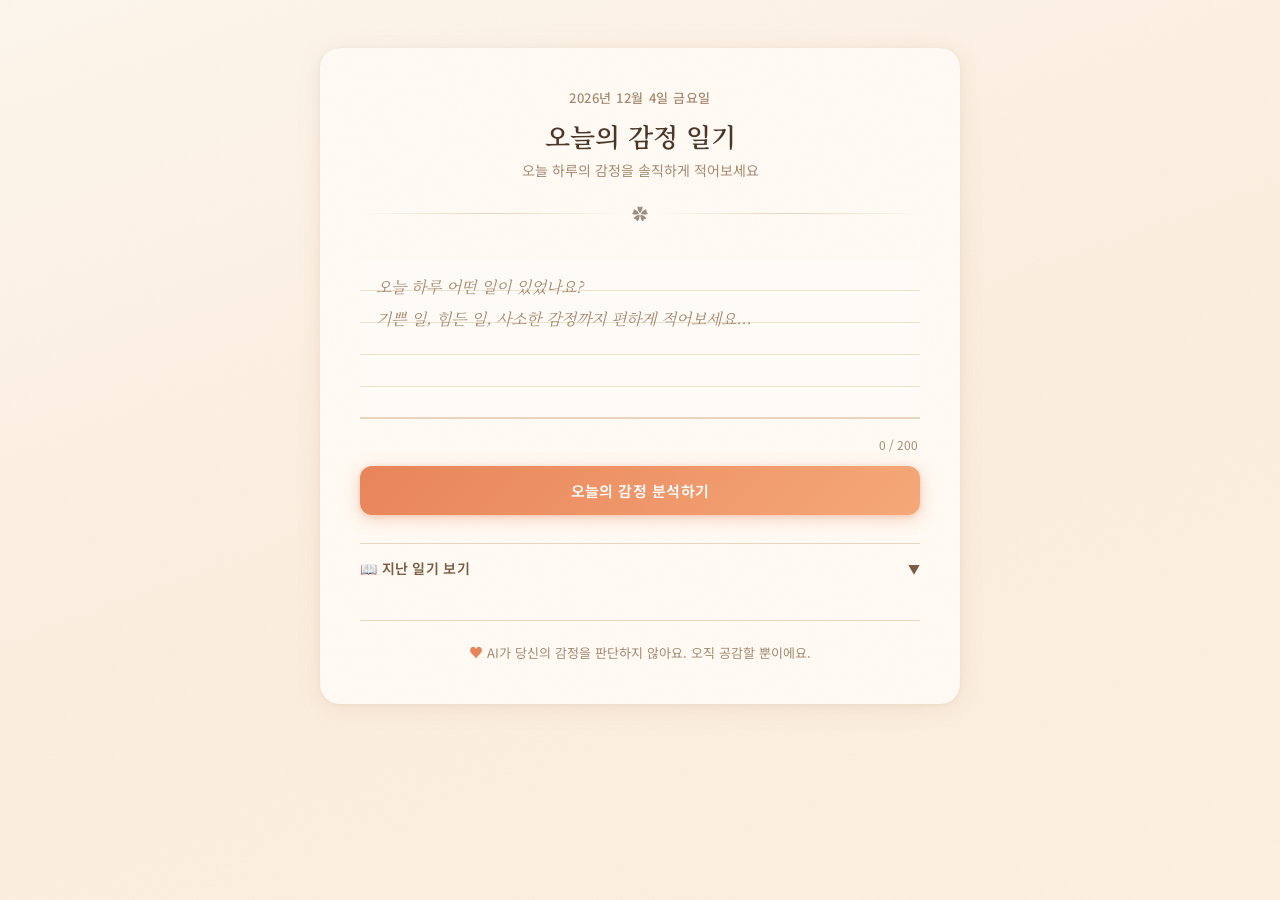
<file: study05/index.html>
<!-- Created: 2026-03-31 23:37:19 -->
<!DOCTYPE html>
<html lang="ko">
<head>
  <meta charset="UTF-8" />
  <meta name="viewport" content="width=device-width, initial-scale=1.0" />
  <title>오늘의 감정 일기 — AI 공감 다이어리</title>

  <!-- Google Fonts -->
  <link rel="preconnect" href="https://fonts.googleapis.com" />
  <link rel="preconnect" href="https://fonts.gstatic.com" crossorigin />
  <link
    href="https://fonts.googleapis.com/css2?family=Noto+Sans+KR:wght@400;500;600&family=Noto+Serif+KR:wght@400;600&display=swap"
    rel="stylesheet"
  />

  <style>
    /* =============================================
       리셋 & 기본 설정
    ============================================= */
    *, *::before, *::after {
      box-sizing: border-box;
      margin: 0;
      padding: 0;
    }

    :root {
      --color-bg:            #fdf6ec;
      --color-card:          #fffaf3;
      --color-text-primary:  #4a3728;
      --color-text-secondary:#7a5c44;
      --color-text-muted:    #a68b72;
      --color-accent:        #e8845a;
      --color-accent-light:  #f5b48a;
      --color-border:        #e8d5be;
      --color-shadow:        rgba(160, 120, 80, 0.12);

      /* 강도별 색상 */
      --color-low-bg:        #d8f0e8;
      --color-low-text:      #3a7a5e;
      --color-medium-bg:     #fde8d4;
      --color-medium-text:   #b05c28;
      --color-high-bg:       #fdd8cc;
      --color-high-text:     #c0422a;

      --font-serif:  'Noto Serif KR', 'Georgia', serif;
      --font-sans:   'Noto Sans KR', 'Apple SD Gothic Neo', sans-serif;

      --radius-card: 20px;
      --radius-btn:  12px;
      --radius-pill: 999px;

      --transition-base: 0.25s ease;
    }

    /* =============================================
       배경 — 따뜻한 크림 + 미묘한 종이 질감
    ============================================= */
    body {
      font-family: var(--font-sans);
      background-color: var(--color-bg);
      /* 양피지/종이 질감: 반투명 노이즈 패턴을 SVG 데이터 URI로 */
      background-image:
        url("data:image/svg+xml,%3Csvg xmlns='http://www.w3.org/2000/svg' width='400' height='400'%3E%3Cfilter id='noise'%3E%3CfeTurbulence type='fractalNoise' baseFrequency='0.75' numOctaves='4' stitchTiles='stitch'/%3E%3CfeColorMatrix type='saturate' values='0'/%3E%3C/filter%3E%3Crect width='400' height='400' filter='url(%23noise)' opacity='0.035'/%3E%3C/svg%3E"),
        linear-gradient(160deg, #fdf6ec 0%, #fceede 50%, #fdf0e0 100%);
      min-height: 100vh;
      display: flex;
      flex-direction: column;
      align-items: center;
      justify-content: flex-start;
      padding: 48px 16px 64px;
      color: var(--color-text-primary);
      line-height: 1.6;
    }

    /* =============================================
       다이어리 컨테이너 (카드)
    ============================================= */
    .diary-container {
      background: var(--color-card);
      box-shadow:
        0 4px 24px var(--color-shadow),
        0 1px 4px rgba(160, 120, 80, 0.08);
      border-radius: var(--radius-card);
      padding: 40px;
      width: 100%;
      max-width: 640px;
      /* 카드 안에도 미세한 종이결 */
      background-image: url("data:image/svg+xml,%3Csvg xmlns='http://www.w3.org/2000/svg' width='300' height='300'%3E%3Cfilter id='n'%3E%3CfeTurbulence type='fractalNoise' baseFrequency='0.9' numOctaves='3' stitchTiles='stitch'/%3E%3CfeColorMatrix type='saturate' values='0'/%3E%3C/filter%3E%3Crect width='300' height='300' filter='url(%23n)' opacity='0.025'/%3E%3C/svg%3E");
    }

    /* =============================================
       헤더
    ============================================= */
    .diary-header {
      text-align: center;
      margin-bottom: 32px;
    }

    .diary-header .today-date {
      font-family: var(--font-sans);
      font-size: 0.8125rem;      /* 13px */
      font-weight: 500;
      color: var(--color-text-muted);
      letter-spacing: 0.04em;
      margin-bottom: 10px;
      display: block;
    }

    .diary-header h1 {
      font-family: var(--font-serif);
      font-size: 1.625rem;       /* 26px */
      font-weight: 600;
      color: var(--color-text-primary);
      line-height: 1.3;
      margin-bottom: 6px;
    }

    .diary-header .subtitle {
      font-size: 0.875rem;
      color: var(--color-text-muted);
      font-weight: 400;
    }

    /* 헤더 장식 구분선 */
    .header-divider {
      display: flex;
      align-items: center;
      gap: 12px;
      margin: 20px 0 0;
    }

    .header-divider::before,
    .header-divider::after {
      content: '';
      flex: 1;
      height: 1px;
      background: linear-gradient(90deg, transparent, var(--color-border), transparent);
    }

    .header-divider span {
      font-size: 1rem;
      opacity: 0.55;
    }

    /* =============================================
       입력 폼
    ============================================= */
    .diary-form {
      display: flex;
      flex-direction: column;
      gap: 0;
    }

    .textarea-wrapper {
      position: relative;
      margin-bottom: 6px;
    }

    /* 일기장 줄 노트 스타일 textarea */
    #diary-input {
      font-family: var(--font-serif);
      font-size: 1rem;
      color: var(--color-text-primary);
      width: 100%;
      height: 160px;
      resize: none;
      border: none;
      border-bottom: 2px solid var(--color-border);
      border-radius: 8px 8px 0 0;
      outline: none;
      padding: 12px 16px;
      line-height: 2;            /* 줄 노트 효과를 위해 2배 */

      /* 줄이 그어진 노트 배경 */
      background:
        repeating-linear-gradient(
          to bottom,
          transparent,
          transparent calc(2rem - 1px),
          #ede0cc calc(2rem - 1px),
          #ede0cc 2rem
        ),
        #fefbf6;

      background-attachment: local;
      transition:
        background var(--transition-base),
        border-color var(--transition-base);
    }

    #diary-input::placeholder {
      color: var(--color-text-muted);
      font-style: italic;
    }

    #diary-input:focus {
      border-bottom-color: var(--color-accent);
      background:
        repeating-linear-gradient(
          to bottom,
          transparent,
          transparent calc(2rem - 1px),
          #f5d8c0 calc(2rem - 1px),
          #f5d8c0 2rem
        ),
        #fff8f0;
    }

    /* 글자 수 카운터 */
    .char-counter {
      font-family: var(--font-sans);
      font-size: 0.75rem;
      color: var(--color-text-muted);
      text-align: right;
      padding: 4px 2px 12px;
      transition: color var(--transition-base);
    }

    .char-counter.near-limit {
      color: #c0522a;
      font-weight: 600;
    }

    /* 에러 메시지 */
    #error-message {
      display: none;
      font-family: var(--font-sans);
      font-size: 0.8125rem;
      color: #c0422a;
      background: #fde8e4;
      border-left: 3px solid #e07060;
      border-radius: 0 6px 6px 0;
      padding: 8px 12px;
      margin-bottom: 12px;
    }

    /* 제출 버튼 */
    #submit-btn {
      font-family: var(--font-sans);
      font-size: 0.9375rem;
      font-weight: 600;
      color: #fff;
      background: linear-gradient(135deg, #e8845a 0%, #f5a878 50%, #e8845a 100%);
      background-size: 200% 200%;
      border: none;
      border-radius: var(--radius-btn);
      padding: 14px 24px;
      width: 100%;
      cursor: pointer;
      letter-spacing: 0.03em;
      box-shadow:
        0 4px 16px rgba(232, 132, 90, 0.35),
        0 1px 4px rgba(232, 132, 90, 0.2);
      transition:
        transform var(--transition-base),
        box-shadow var(--transition-base),
        background-position var(--transition-base),
        opacity var(--transition-base);
    }

    #submit-btn:hover:not(:disabled) {
      transform: translateY(-2px);
      box-shadow:
        0 8px 24px rgba(232, 132, 90, 0.4),
        0 2px 8px rgba(232, 132, 90, 0.25);
      background-position: right center;
    }

    #submit-btn:active:not(:disabled) {
      transform: translateY(0);
    }

    #submit-btn:disabled {
      opacity: 0.7;
      cursor: not-allowed;
      transform: none;
    }

    /* =============================================
       결과 섹션 컨테이너
    ============================================= */
    #result-container {
      margin-top: 28px;
    }

    /* =============================================
       결과 카드 애니메이션
    ============================================= */
    @keyframes fadeInUp {
      from {
        opacity: 0;
        transform: translateY(20px);
      }
      to {
        opacity: 1;
        transform: translateY(0);
      }
    }

    .result-card {
      animation: fadeInUp 0.45s cubic-bezier(0.22, 1, 0.36, 1) both;
      display: flex;
      flex-direction: column;
      gap: 0;
    }

    /* 섹션 공통 레이블 */
    .section-label {
      font-family: var(--font-sans);
      font-size: 0.6875rem;      /* 11px */
      font-weight: 600;
      color: var(--color-text-muted);
      text-transform: uppercase;
      letter-spacing: 0.1em;
      margin-bottom: 10px;
    }

    /* 결과 구분선 */
    .result-divider {
      height: 1px;
      background: linear-gradient(90deg, transparent, var(--color-border), transparent);
      margin: 18px 0;
    }

    /* =============================================
       감정 섹션
    ============================================= */
    .emotion-section {
      padding: 20px;
      background: linear-gradient(135deg, #fff8f0, #fdf4e8);
      border-radius: 14px;
      border: 1px solid var(--color-border);
      margin-bottom: 16px;
    }

    .emotion-tags {
      display: flex;
      flex-wrap: wrap;
      gap: 8px;
      margin-bottom: 10px;
    }

    /* 감정 태그 pill */
    .emotion-tag {
      font-family: var(--font-sans);
      font-size: 0.8125rem;
      font-weight: 600;
      padding: 5px 14px;
      border-radius: var(--radius-pill);
      letter-spacing: 0.02em;
    }

    .emotion-tag.intensity-low {
      background: var(--color-low-bg);
      color: var(--color-low-text);
    }

    .emotion-tag.intensity-medium {
      background: var(--color-medium-bg);
      color: var(--color-medium-text);
    }

    .emotion-tag.intensity-high {
      background: var(--color-high-bg);
      color: var(--color-high-text);
    }

    /* 강도 배지 */
    .intensity-badge {
      display: inline-block;
      font-family: var(--font-sans);
      font-size: 0.75rem;
      color: var(--color-text-muted);
      background: rgba(255, 255, 255, 0.7);
      border: 1px solid var(--color-border);
      border-radius: var(--radius-pill);
      padding: 3px 10px;
    }

    /* =============================================
       공감 메시지 섹션
    ============================================= */
    .empathy-section {
      padding: 20px;
      margin-bottom: 16px;
    }

    .empathy-message {
      font-family: var(--font-serif);
      font-size: 0.9375rem;
      font-style: italic;
      color: var(--color-text-secondary);
      line-height: 1.8;
      word-break: keep-all;
      overflow-wrap: break-word;
    }

    /* =============================================
       위로 한마디 섹션
    ============================================= */
    .comfort-section {
      text-align: center;
      padding: 20px 24px;
      background: linear-gradient(135deg, #fdf0e8, #fde8d8);
      border-radius: 14px;
      border: 1px solid #f0c8a8;
      position: relative;
    }

    /* 큰 따옴표 장식 */
    .comfort-section::before {
      content: '\201C';          /* 왼쪽 큰 따옴표 */
      position: absolute;
      top: -8px;
      left: 20px;
      font-family: var(--font-serif);
      font-size: 4rem;
      color: var(--color-accent-light);
      line-height: 1;
      opacity: 0.5;
      pointer-events: none;
    }

    .comfort-tip {
      font-family: var(--font-serif);
      font-size: 1rem;
      font-weight: 600;
      color: var(--color-text-primary);
      line-height: 1.6;
      word-break: keep-all;
    }

    /* 폴백 안내 */
    .fallback-notice {
      font-family: var(--font-sans);
      font-size: 0.6875rem;
      color: var(--color-text-muted);
      text-align: right;
      margin-top: 12px;
      opacity: 0.7;
    }

    /* =============================================
       하단 푸터
    ============================================= */
    .diary-footer {
      margin-top: 28px;
      padding-top: 20px;
      border-top: 1px solid var(--color-border);
      text-align: center;
    }

    .diary-footer p {
      font-family: var(--font-sans);
      font-size: 0.8125rem;
      color: var(--color-text-muted);
      line-height: 1.6;
    }

    .diary-footer .heart {
      color: var(--color-accent);
      font-size: 0.875rem;
    }

    /* =============================================
       반응형 — 모바일 (480px 이하)
    ============================================= */
    @media (max-width: 480px) {
      body {
        padding: 24px 12px 48px;
      }

      .diary-container {
        padding: 24px 20px;
        border-radius: 16px;
      }

      .diary-header h1 {
        font-size: 1.375rem;
      }

      #diary-input {
        height: 140px;
        font-size: 0.9375rem;
      }

      #submit-btn {
        font-size: 0.875rem;
        padding: 13px 20px;
      }

      .empathy-message {
        font-size: 0.875rem;
      }

      .comfort-tip {
        font-size: 0.9375rem;
      }

      .emotion-section,
      .empathy-section,
      .comfort-section {
        padding: 16px;
      }
    }

    /* =============================================
       저장 버튼
    ============================================= */
    .save-btn {
      display: flex;
      align-items: center;
      justify-content: center;
      gap: 6px;
      margin-top: 16px;
      width: 100%;
      padding: 11px 20px;
      font-family: var(--font-sans);
      font-size: 0.875rem;
      font-weight: 600;
      color: var(--color-accent);
      background: transparent;
      border: 2px solid var(--color-accent);
      border-radius: var(--radius-btn);
      cursor: pointer;
      transition: all var(--transition-base);
      letter-spacing: 0.02em;
    }

    .save-btn:hover:not(:disabled) {
      background: var(--color-accent);
      color: #fff;
      transform: translateY(-1px);
    }

    .save-btn:disabled {
      opacity: 0.5;
      cursor: not-allowed;
    }

    .save-btn.saved {
      color: #3a7a5e;
      border-color: #3a7a5e;
    }

    /* =============================================
       지난 일기 섹션
    ============================================= */
    .history-toggle {
      display: flex;
      align-items: center;
      justify-content: space-between;
      width: 100%;
      margin-top: 28px;
      padding: 14px 0;
      border-top: 1px solid var(--color-border);
      background: none;
      border-left: none;
      border-right: none;
      border-bottom: none;
      cursor: pointer;
      font-family: var(--font-sans);
      font-size: 0.875rem;
      font-weight: 600;
      color: var(--color-text-secondary);
      letter-spacing: 0.02em;
      transition: color var(--transition-base);
    }

    .history-toggle:hover {
      color: var(--color-accent);
    }

    .history-toggle .toggle-arrow {
      font-size: 0.75rem;
      transition: transform var(--transition-base);
    }

    .history-toggle.open .toggle-arrow {
      transform: rotate(180deg);
    }

    #history-container {
      display: none;
      margin-top: 4px;
    }

    .history-empty {
      text-align: center;
      padding: 24px 0;
      font-size: 0.875rem;
      color: var(--color-text-muted);
      font-style: italic;
    }

    .history-entry {
      padding: 16px;
      border: 1px solid var(--color-border);
      border-radius: 14px;
      margin-bottom: 12px;
      background: #fefbf6;
      cursor: pointer;
      transition: box-shadow var(--transition-base), border-color var(--transition-base);
    }

    .history-entry:hover {
      box-shadow: 0 2px 12px var(--color-shadow);
      border-color: var(--color-accent-light);
    }

    .history-entry-header {
      display: flex;
      align-items: center;
      justify-content: space-between;
      margin-bottom: 8px;
    }

    .history-entry-date {
      font-size: 0.75rem;
      color: var(--color-text-muted);
      font-weight: 500;
    }

    .history-entry-emotions {
      display: flex;
      gap: 6px;
      flex-wrap: wrap;
    }

    .history-entry-content {
      font-family: var(--font-serif);
      font-size: 0.9rem;
      color: var(--color-text-primary);
      line-height: 1.6;
      margin-bottom: 10px;
    }

    .history-detail {
      display: none;
      margin-top: 12px;
      padding-top: 12px;
      border-top: 1px solid var(--color-border);
    }

    .history-detail.open {
      display: block;
    }

    .history-detail .empathy-message {
      font-size: 0.875rem;
      margin-bottom: 10px;
    }

    .history-detail .comfort-tip {
      font-size: 0.9rem;
    }

    .history-delete-btn {
      margin-top: 12px;
      padding: 5px 12px;
      font-size: 0.75rem;
      font-family: var(--font-sans);
      color: #c0422a;
      background: none;
      border: 1px solid #e0a090;
      border-radius: 6px;
      cursor: pointer;
      transition: all var(--transition-base);
    }

    .history-delete-btn:hover {
      background: #fde8e4;
    }

    /* =============================================
       포커스 가시성 (접근성)
    ============================================= */
    :focus-visible {
      outline: 2px solid var(--color-accent);
      outline-offset: 3px;
      border-radius: 4px;
    }

    /* 스크린 리더 전용 텍스트 */
    .sr-only {
      position: absolute;
      width: 1px;
      height: 1px;
      padding: 0;
      margin: -1px;
      overflow: hidden;
      clip: rect(0, 0, 0, 0);
      white-space: nowrap;
      border-width: 0;
    }
  </style>
</head>

<body>
  <div class="diary-container" role="main">

    <!-- =========================================
         헤더
    ========================================= -->
    <header class="diary-header">
      <span id="today-date" class="today-date" aria-live="polite"></span>
      <h1>오늘의 감정 일기</h1>
      <p class="subtitle">오늘 하루의 감정을 솔직하게 적어보세요</p>
      <div class="header-divider" aria-hidden="true">
        <span>&#x273F;</span>
      </div>
    </header>

    <!-- =========================================
         입력 폼
    ========================================= -->
    <form class="diary-form" onsubmit="handleSubmit(event)" novalidate>
      <div class="textarea-wrapper">
        <label for="diary-input" class="sr-only">오늘 있었던 일 입력</label>
        <textarea
          id="diary-input"
          placeholder="오늘 하루 어떤 일이 있었나요?&#10;기쁜 일, 힘든 일, 사소한 감정까지 편하게 적어보세요..."
          maxlength="200"
          aria-describedby="char-counter error-message"
          aria-label="오늘 있었던 일을 자유롭게 적어주세요"
        ></textarea>
      </div>

      <div class="char-counter" id="char-counter" aria-live="polite" aria-atomic="true">
        0 / 200
      </div>

      <p id="error-message" role="alert" style="display:none"></p>

      <button id="submit-btn" type="submit">
        오늘의 감정 분석하기
      </button>
    </form>

    <!-- =========================================
         결과 섹션 (초기 숨김)
    ========================================= -->
    <div
      id="result-container"
      aria-live="polite"
      aria-atomic="true"
      style="display:none"
    ></div>

    <!-- =========================================
         지난 일기 보기
    ========================================= -->
    <button class="history-toggle" id="history-toggle" onclick="toggleHistory()" aria-expanded="false">
      <span>📖 지난 일기 보기</span>
      <span class="toggle-arrow">▼</span>
    </button>
    <div id="history-container" role="region" aria-label="저장된 일기 목록"></div>

    <!-- =========================================
         하단 푸터
    ========================================= -->
    <footer class="diary-footer">
      <p>
        <span class="heart" aria-hidden="true">&#x2665;</span>
        AI가 당신의 감정을 판단하지 않아요. 오직 공감할 뿐이에요.
      </p>
    </footer>

  </div><!-- /.diary-container -->

  <!-- =========================================
       JavaScript
  ========================================= -->
  <script>
    const CONFIG = {
      API_URL: 'https://openrouter.ai/api/v1/chat/completions',
      API_KEY: 'YOUR_OPENROUTER_API_KEY',
      PRIMARY_MODEL: 'nvidia/nemotron-3-super-120b-a12b:free',
      FALLBACK_MODEL: 'meta-llama/llama-3.3-70b-instruct:free',
      MAX_TOKENS: 512,
      TEMPERATURE: 0.75,
      MAX_INPUT_LENGTH: 200,
      REQUEST_TIMEOUT_MS: 30000,
    };

    const SYSTEM_PROMPT = `당신은 따뜻하고 공감 능력이 뛰어난 감정 상담 AI입니다.
사용자가 오늘 있었던 일을 말하면, 반드시 아래 JSON 형식으로만 응답하세요.

{
  "emotions": ["감정1", "감정2"],
  "intensity": "낮음",
  "empathy_message": "공감과 위로 메시지",
  "comfort_tip": "짧은 위로 한 마디"
}

규칙:
- emotions: 감지된 감정을 한국어로 1~3개 (예: ["외로움", "불안"])
- intensity: "낮음", "보통", "높음" 중 하나만 사용
- empathy_message: 2~3문장, 판단이나 조언 없이 오직 공감과 위로만, 따뜻하고 진심 어린 어조
- comfort_tip: 20자 이내의 짧고 따뜻한 문장
- 절대로 JSON 이외의 텍스트를 출력하지 마세요. 코드블록(\`\`\`)도 사용하지 마세요.`;

    function validateInput(text) {
      const trimmed = text.trim();
      if (!trimmed) return { valid: false, error: '오늘 있었던 일을 입력해 주세요.' };
      if (trimmed.length < 5) return { valid: false, error: '조금 더 자세히 이야기해 주실 수 있나요? (5자 이상)' };
      if (trimmed.length > CONFIG.MAX_INPUT_LENGTH) return { valid: false, error: `${CONFIG.MAX_INPUT_LENGTH}자 이내로 입력해 주세요. (현재 ${trimmed.length}자)` };
      return { valid: true, text: trimmed };
    }

    async function fetchWithTimeout(url, options, timeoutMs) {
      const controller = new AbortController();
      const timeoutId = setTimeout(() => controller.abort(), timeoutMs);
      try {
        const response = await fetch(url, { ...options, signal: controller.signal });
        return response;
      } catch (err) {
        if (err.name === 'AbortError') throw new Error('TIMEOUT');
        throw err;
      } finally {
        clearTimeout(timeoutId);
      }
    }

    async function callOpenRouterAPI(userInput, model = CONFIG.PRIMARY_MODEL) {
      const requestBody = {
        model,
        messages: [
          { role: 'system', content: SYSTEM_PROMPT },
          { role: 'user', content: userInput },
        ],
        max_tokens: CONFIG.MAX_TOKENS,
        temperature: CONFIG.TEMPERATURE,
      };
      const response = await fetchWithTimeout(CONFIG.API_URL, {
        method: 'POST',
        headers: {
          'Authorization': `Bearer ${CONFIG.API_KEY}`,
          'Content-Type': 'application/json',
          'HTTP-Referer': window.location.href || 'https://localhost',
          'X-Title': 'AI Empathy Diary',
        },
        body: JSON.stringify(requestBody),
      }, CONFIG.REQUEST_TIMEOUT_MS);
      if (!response.ok) {
        const errorData = await response.json().catch(() => ({}));
        throw createAPIError(response.status, errorData);
      }
      return response.json();
    }

    function createAPIError(status, errorData) {
      const msgs = {
        400: '잘못된 요청입니다.',
        401: 'API 키가 유효하지 않습니다.',
        402: 'API 크레딧이 부족합니다.',
        429: '요청이 너무 많습니다. 잠시 후 다시 시도해 주세요.',
        500: 'AI 서버에 일시적인 오류가 발생했습니다.',
        502: 'AI 서버에 접근할 수 없습니다.',
        503: 'AI 서버가 일시적으로 중단되었습니다.',
      };
      const message = msgs[status] || errorData?.error?.message || `알 수 없는 오류 (HTTP ${status})`;
      const error = new Error(message);
      error.status = status;
      return error;
    }

    function extractContentFromResponse(apiResponse) {
      const choices = apiResponse?.choices;
      if (!choices || choices.length === 0) throw new Error('AI 응답에 내용이 없습니다.');
      const content = choices[0]?.message?.content;
      if (!content || typeof content !== 'string') throw new Error('AI 응답 형식이 올바르지 않습니다.');
      return content.trim();
    }

    function parseJSONContent(content) {
      let clean = content.replace(/^```json\s*/i, '').replace(/^```\s*/i, '').replace(/\s*```$/i, '').trim();
      try { return JSON.parse(clean); } catch {}
      const match = clean.match(/\{[\s\S]*\}/);
      if (match) { try { return JSON.parse(match[0]); } catch {} }
      return fallbackTextExtract(clean);
    }

    function fallbackTextExtract(text) {
      const empathyMatch = text.match(/"empathy_message"\s*:\s*"([^"]+)"/);
      const comfortMatch = text.match(/"comfort_tip"\s*:\s*"([^"]+)"/);
      const intensityMatch = text.match(/"intensity"\s*:\s*"([^"]+)"/);
      const emotionsMatch = text.match(/"emotions"\s*:\s*\[([^\]]+)\]/);
      let emotions = ['알 수 없음'];
      if (emotionsMatch) emotions = emotionsMatch[1].split(',').map(e => e.trim().replace(/"/g, '')).filter(Boolean);
      return {
        emotions,
        intensity: intensityMatch?.[1] || '보통',
        empathy_message: empathyMatch?.[1] || text.substring(0, 200),
        comfort_tip: comfortMatch?.[1] || '오늘 하루도 수고했어요.',
        _fallback: true,
      };
    }

    function validateAndNormalizeResponse(parsed) {
      const VALID = ['낮음', '보통', '높음'];
      let emotions = Array.isArray(parsed.emotions) && parsed.emotions.length > 0
        ? parsed.emotions.slice(0, 3).map(e => String(e).trim()).filter(Boolean)
        : ['감정 미분류'];
      let intensity = VALID.includes(parsed.intensity) ? parsed.intensity : '보통';
      let empathy_message = (parsed.empathy_message && typeof parsed.empathy_message === 'string')
        ? parsed.empathy_message.trim()
        : '오늘 하루도 정말 수고하셨어요. 당신의 마음이 느껴집니다.';
      let comfort_tip = (parsed.comfort_tip && typeof parsed.comfort_tip === 'string')
        ? parsed.comfort_tip.trim()
        : '오늘 하루도 잘 버텨냈어요.';
      return { emotions, intensity, empathy_message, comfort_tip, _fallback: parsed._fallback || false };
    }

    function getIntensityClass(intensity) {
      return { '낮음': 'intensity-low', '보통': 'intensity-medium', '높음': 'intensity-high' }[intensity] || 'intensity-medium';
    }

    async function analyzeDiary(userInput) {
      const validation = validateInput(userInput);
      if (!validation.valid) return { success: false, errorType: 'VALIDATION', message: validation.error };
      let lastError = null;
      const models = [CONFIG.PRIMARY_MODEL, CONFIG.FALLBACK_MODEL];
      for (let i = 0; i < models.length; i++) {
        try {
          const apiResponse = await callOpenRouterAPI(validation.text, models[i]);
          const content = extractContentFromResponse(apiResponse);
          const parsed = parseJSONContent(content);
          const normalized = validateAndNormalizeResponse(parsed);
          return { success: true, data: normalized, model: models[i] };
        } catch (error) {
          lastError = error;
          if (error.status === 401 || i === models.length - 1) break;
          await new Promise(r => setTimeout(r, 500));
        }
      }
      return {
        success: false,
        errorType: lastError?.message === 'TIMEOUT' ? 'TIMEOUT' : lastError?.status === 429 ? 'RATE_LIMIT' : 'API_ERROR',
        message: lastError?.message || '알 수 없는 오류가 발생했습니다.',
      };
    }

    function escapeHtml(text) {
      const div = document.createElement('div');
      div.appendChild(document.createTextNode(text));
      return div.innerHTML;
    }

    function renderResult(data, container, originalInput) {
      if (!container) return;
      const tagsHTML = data.emotions.map(e => `<span class="emotion-tag ${getIntensityClass(data.intensity)}">${escapeHtml(e)}</span>`).join('');
      container.innerHTML = `
        <div class="result-card" role="region" aria-label="감정 분석 결과">
          <div class="emotion-section">
            <p class="section-label">오늘의 감정</p>
            <div class="emotion-tags">${tagsHTML}</div>
            <span class="intensity-badge">${escapeHtml(data.intensity)} 강도</span>
          </div>
          <div class="empathy-section">
            <p class="section-label">AI의 공감 메시지</p>
            <p class="empathy-message">${escapeHtml(data.empathy_message)}</p>
          </div>
          <div class="comfort-section">
            <p class="comfort-tip">"${escapeHtml(data.comfort_tip)}"</p>
          </div>
          ${data._fallback ? '<p class="fallback-notice">* 일부 응답이 보정되었습니다.</p>' : ''}
          <button class="save-btn" id="save-btn" onclick="handleSave()">💾 일기 저장하기</button>
        </div>`;
      container._currentData = data;
      container._currentInput = originalInput;
      container.style.display = 'block';
      requestAnimationFrame(() => {
        container.scrollIntoView({ behavior: 'smooth', block: 'start' });
      });
    }

    async function handleSubmit(event) {
      if (event) event.preventDefault();
      const inputEl  = document.getElementById('diary-input');
      const resultEl = document.getElementById('result-container');
      const submitBtn = document.getElementById('submit-btn');
      const errorEl  = document.getElementById('error-message');
      if (errorEl) { errorEl.textContent = ''; errorEl.style.display = 'none'; }

      // 유효성 검사 오류는 API 호출 전에 먼저 처리 — 기존 결과를 지우지 않음
      const preCheck = validateInput(inputEl?.value || '');
      if (!preCheck.valid) {
        if (errorEl) { errorEl.textContent = preCheck.error; errorEl.style.display = 'block'; }
        return;
      }

      if (submitBtn) { submitBtn.disabled = true; submitBtn.textContent = '마음을 읽는 중...'; }
      if (resultEl) resultEl.style.display = 'none';
      const result = await analyzeDiary(inputEl?.value || '');
      if (submitBtn) { submitBtn.disabled = false; submitBtn.textContent = '오늘의 감정 분석하기'; }
      if (!result.success) {
        if (errorEl) { errorEl.textContent = result.message; errorEl.style.display = 'block'; }
        return;
      }
      renderResult(result.data, resultEl, inputEl?.value?.trim() || '');
    }

    function handleSave() {
      const resultEl = document.getElementById('result-container');
      const btn = document.getElementById('save-btn');
      const data = resultEl?._currentData;
      const content = resultEl?._currentInput;
      if (!data || !content) return;
      saveEntry(content, data);
      btn.textContent = '✓ 저장되었습니다';
      btn.disabled = true;
      btn.classList.add('saved');
      // 열려 있으면 목록 새로고침
      if (document.getElementById('history-container').style.display === 'block') {
        renderHistory();
      }
    }

    // ──────────────────────────────────────────────
    // 일기 저장 / 조회 (localStorage)
    // ──────────────────────────────────────────────
    const STORAGE_KEY = 'ai_diary_entries';

    function loadEntries() {
      try {
        return JSON.parse(localStorage.getItem(STORAGE_KEY) || '[]');
      } catch { return []; }
    }

    function saveEntry(content, data) {
      const entries = loadEntries();
      const now = new Date();
      entries.unshift({
        id: now.getTime(),
        date: now.toLocaleDateString('ko-KR', { year: 'numeric', month: 'long', day: 'numeric', weekday: 'long' }),
        dateISO: now.toISOString().slice(0, 10),
        content,
        emotions: data.emotions,
        intensity: data.intensity,
        empathy_message: data.empathy_message,
        comfort_tip: data.comfort_tip,
      });
      localStorage.setItem(STORAGE_KEY, JSON.stringify(entries));
    }

    function deleteEntry(id) {
      const entries = loadEntries().filter(e => e.id !== id);
      localStorage.setItem(STORAGE_KEY, JSON.stringify(entries));
      renderHistory();
    }

    function toggleHistory() {
      const container = document.getElementById('history-container');
      const btn = document.getElementById('history-toggle');
      const isOpen = container.style.display === 'block';
      container.style.display = isOpen ? 'none' : 'block';
      btn.classList.toggle('open', !isOpen);
      btn.setAttribute('aria-expanded', String(!isOpen));
      if (!isOpen) renderHistory();
    }

    function renderHistory() {
      const container = document.getElementById('history-container');
      if (!container) return;
      const entries = loadEntries();
      if (entries.length === 0) {
        container.innerHTML = '<p class="history-empty">아직 저장된 일기가 없어요.</p>';
        return;
      }
      container.innerHTML = entries.map(e => `
        <div class="history-entry" onclick="toggleDetail(${e.id})">
          <div class="history-entry-header">
            <span class="history-entry-date">${escapeHtml(e.date)}</span>
            <div class="history-entry-emotions">
              ${e.emotions.map(em => `<span class="emotion-tag ${getIntensityClass(e.intensity)}" style="font-size:0.75rem;padding:3px 10px">${escapeHtml(em)}</span>`).join('')}
            </div>
          </div>
          <p class="history-entry-content">${escapeHtml(e.content)}</p>
          <div class="history-detail" id="detail-${e.id}">
            <p class="section-label">AI의 공감 메시지</p>
            <p class="empathy-message" style="margin-bottom:12px">${escapeHtml(e.empathy_message)}</p>
            <div class="comfort-section" style="padding:14px 20px">
              <p class="comfort-tip">"${escapeHtml(e.comfort_tip)}"</p>
            </div>
            <button class="history-delete-btn" onclick="event.stopPropagation(); deleteEntry(${e.id})">삭제</button>
          </div>
        </div>`).join('');
    }

    function toggleDetail(id) {
      const detail = document.getElementById(`detail-${id}`);
      if (detail) detail.classList.toggle('open');
    }

    // ──────────────────────────────────────────────
    // 글자 수 카운터 + 오늘 날짜
    document.addEventListener('DOMContentLoaded', () => {
      const input   = document.getElementById('diary-input');
      const counter = document.getElementById('char-counter');
      if (input && counter) {
        input.addEventListener('input', () => {
          counter.textContent = `${input.value.length} / ${CONFIG.MAX_INPUT_LENGTH}`;
          counter.classList.toggle('near-limit', input.value.length > CONFIG.MAX_INPUT_LENGTH * 0.85);
        });
      }
      // 오늘 날짜 표시
      const dateEl = document.getElementById('today-date');
      if (dateEl) {
        const now = new Date();
        dateEl.textContent = now.toLocaleDateString('ko-KR', {
          year: 'numeric', month: 'long', day: 'numeric', weekday: 'long'
        });
      }
    });
  </script>
</body>
</html>
</file>
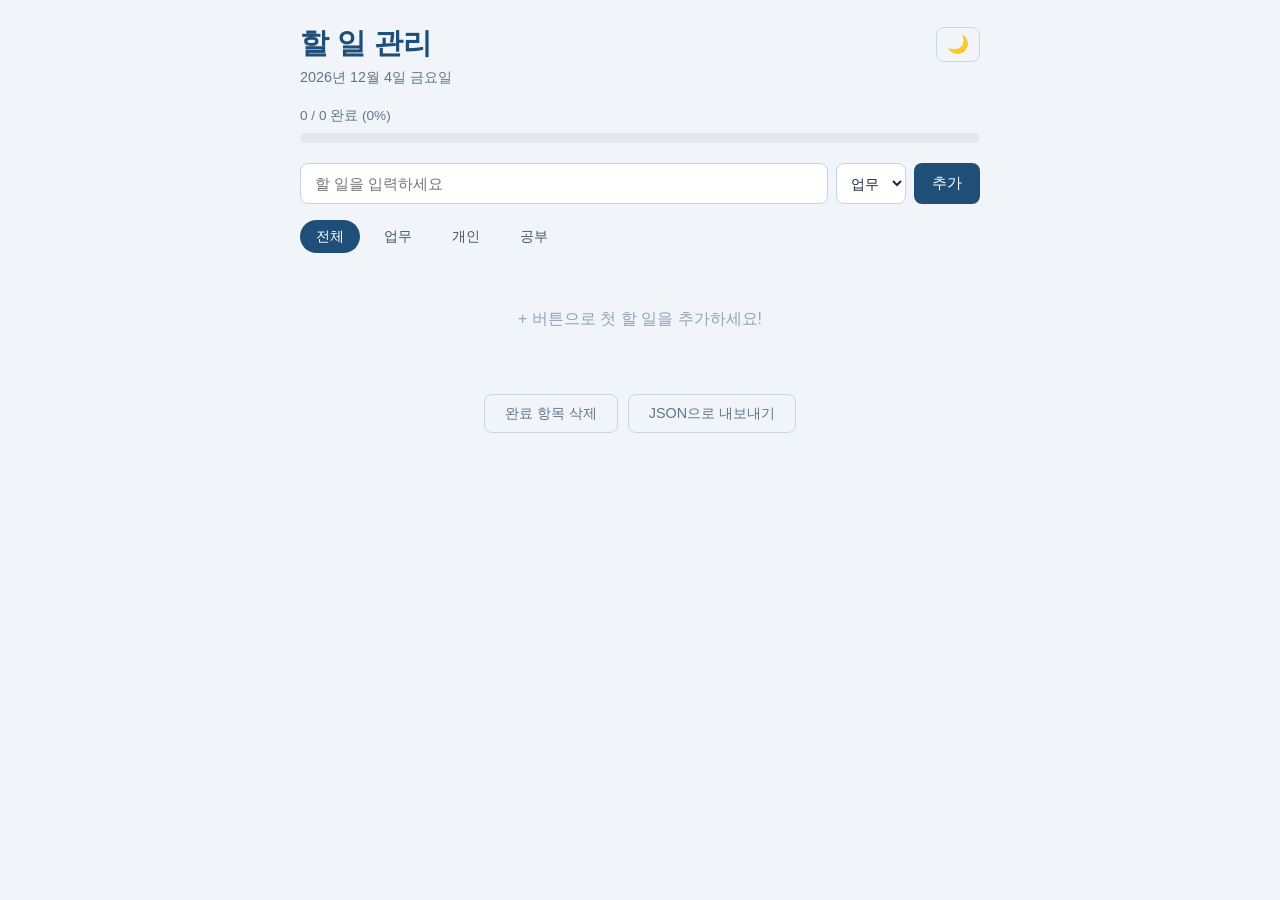
<file: study02/todo-app/index.html>
<!-- Created: 2026-03-19 21:02:28 -->
<!DOCTYPE html>
<html lang="ko">
<head>
  <meta charset="UTF-8">
  <meta name="viewport" content="width=device-width, initial-scale=1.0">
  <title>할 일 관리</title>
  <link rel="stylesheet" href="styles.css">
  <script src="app.js" defer></script>
</head>
<body>
  <div class="container">
    <header>
      <div class="header-top">
        <h1>할 일 관리</h1>
        <button id="theme-toggle" aria-label="다크 모드 전환">🌙</button>
      </div>
      <p id="today-date"></p>
    </header>

    <section id="progress-section">
      <div id="progress-text"></div>
      <div id="progress-bar">
        <div id="progress-fill"></div>
      </div>
    </section>

    <section class="input-section">
      <input type="text" id="todo-input" placeholder="할 일을 입력하세요">
      <select id="category-select">
        <option value="work">업무</option>
        <option value="personal">개인</option>
        <option value="study">공부</option>
      </select>
      <button id="add-btn">추가</button>
    </section>

    <section class="filter-section">
      <button class="tab-btn active" data-category="all">전체</button>
      <button class="tab-btn" data-category="work">업무</button>
      <button class="tab-btn" data-category="personal">개인</button>
      <button class="tab-btn" data-category="study">공부</button>
    </section>

    <ul id="todo-list"></ul>

    <footer>
      <button id="clear-completed">완료 항목 삭제</button>
      <button id="export-btn">JSON으로 내보내기</button>
    </footer>
  </div>
</body>
</html>
</file>
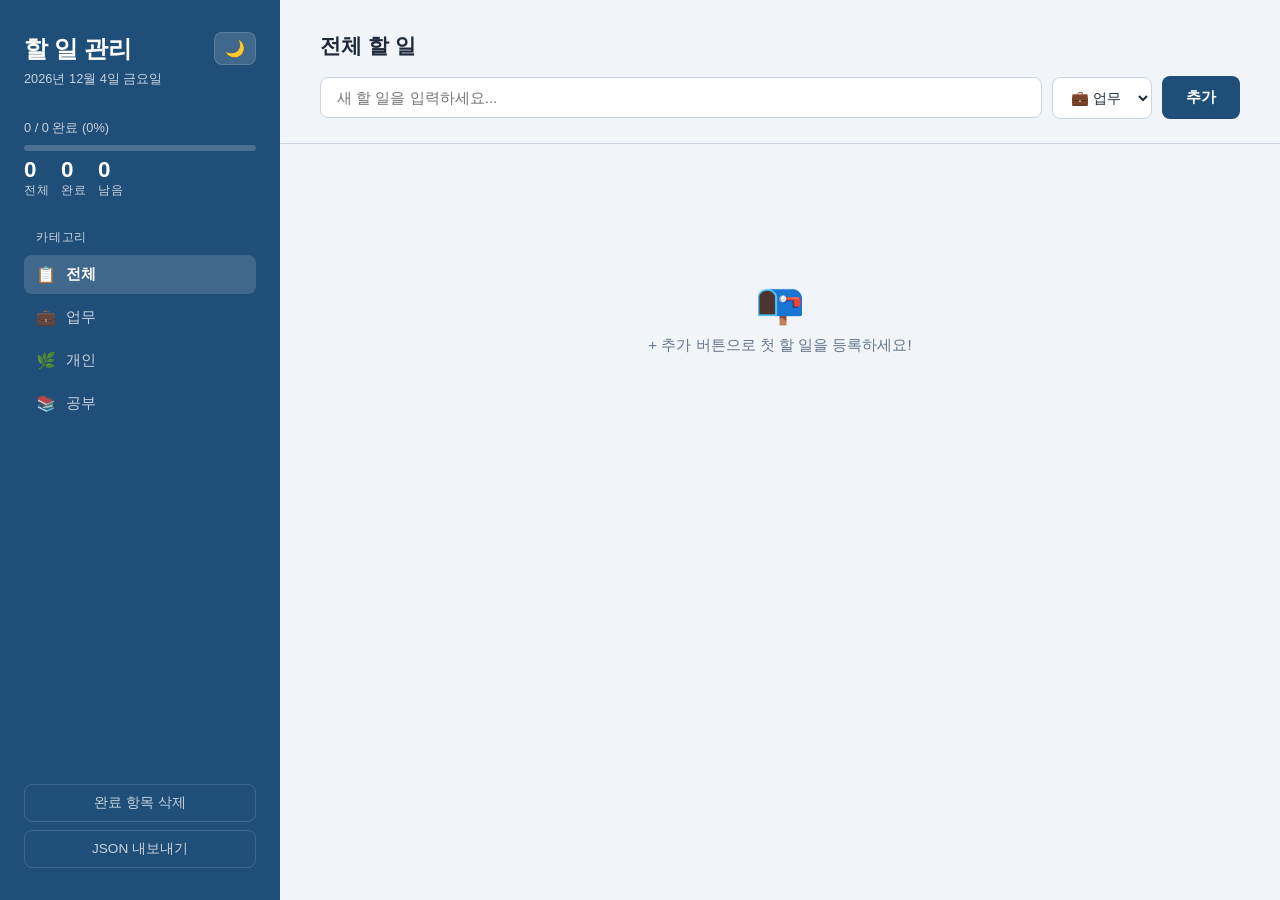
<file: study02/web_version/index.html>
<!-- Created: 2026-03-19 21:33:46 -->
<!DOCTYPE html>
<html lang="ko">
<head>
  <meta charset="UTF-8">
  <meta name="viewport" content="width=device-width, initial-scale=1.0">
  <title>할 일 관리</title>
  <link rel="stylesheet" href="styles.css">
  <script src="app.js" defer></script>
</head>
<body>
  <div class="layout">

    <!-- Sidebar -->
    <aside class="sidebar">
      <div class="sidebar-top">
        <div class="brand">
          <h1>할 일 관리</h1>
          <button id="theme-toggle" aria-label="다크 모드 전환">🌙</button>
        </div>
        <p id="today-date"></p>
      </div>

      <div class="sidebar-progress">
        <div id="progress-text"></div>
        <div id="progress-bar">
          <div id="progress-fill"></div>
        </div>
        <div id="progress-stats"></div>
      </div>

      <nav class="sidebar-filters">
        <p class="filter-label">카테고리</p>
        <button class="tab-btn active" data-category="all">
          <span class="tab-icon">📋</span> 전체
        </button>
        <button class="tab-btn" data-category="work">
          <span class="tab-icon">💼</span> 업무
        </button>
        <button class="tab-btn" data-category="personal">
          <span class="tab-icon">🌿</span> 개인
        </button>
        <button class="tab-btn" data-category="study">
          <span class="tab-icon">📚</span> 공부
        </button>
      </nav>

      <div class="sidebar-footer">
        <button id="clear-completed">완료 항목 삭제</button>
        <button id="export-btn">JSON 내보내기</button>
      </div>
    </aside>

    <!-- Main content -->
    <main class="main">
      <div class="main-header">
        <h2 id="section-title">전체 할 일</h2>
        <div class="input-section">
          <input type="text" id="todo-input" placeholder="새 할 일을 입력하세요...">
          <select id="category-select">
            <option value="work">💼 업무</option>
            <option value="personal">🌿 개인</option>
            <option value="study">📚 공부</option>
          </select>
          <button id="add-btn">추가</button>
        </div>
      </div>

      <ul id="todo-list"></ul>
    </main>

  </div>
</body>
</html>
</file>
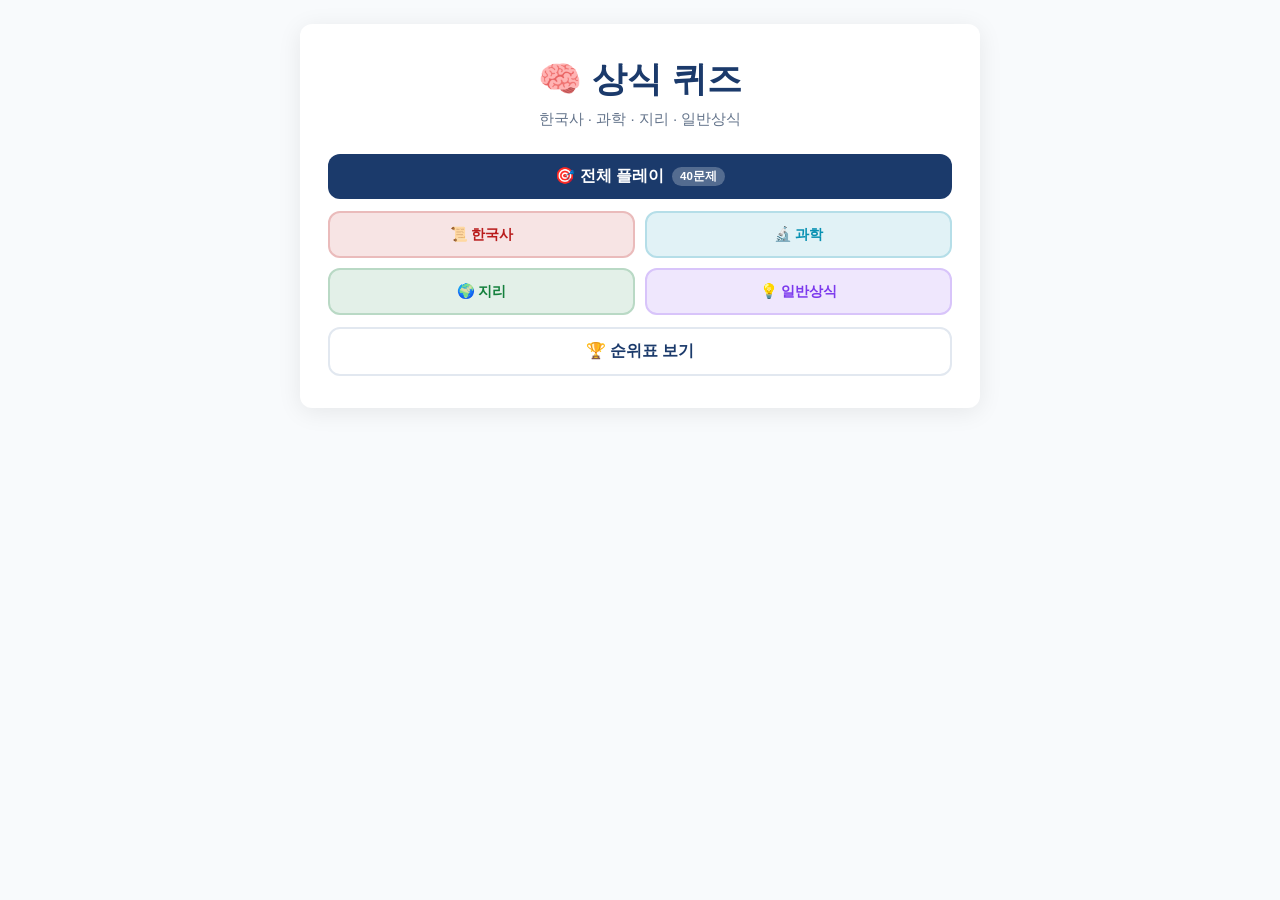
<file: study03/quiz-game/index.html>
<!-- Created: 2026-03-19 22:05:11 -->
<!DOCTYPE html>
<html lang="ko">
<head>
  <meta charset="UTF-8" />
  <meta name="viewport" content="width=device-width, initial-scale=1.0" />
  <title>상식 퀴즈 게임</title>
  <link rel="stylesheet" href="style.css" />
</head>
<body>

  <!-- ── 홈 화면 ──────────────────────────────────────────────────────────── -->
  <div id="screen-home" class="screen active">
    <div class="card">
      <h1 class="app-title">🧠 상식 퀴즈</h1>
      <p class="app-subtitle">한국사 · 과학 · 지리 · 일반상식</p>

      <p id="best-score" class="best-score" style="display:none;"></p>

      <div class="mode-buttons">
        <button id="btn-all" class="btn btn-primary btn-full">
          🎯 전체 플레이 <span class="badge">40문제</span>
        </button>

        <div class="category-buttons">
          <button id="btn-korean-history" class="btn btn-category" style="--cat-color: #B91C1C;">
            📜 한국사
          </button>
          <button id="btn-science" class="btn btn-category" style="--cat-color: #0891B2;">
            🔬 과학
          </button>
          <button id="btn-geography" class="btn btn-category" style="--cat-color: #15803D;">
            🌍 지리
          </button>
          <button id="btn-general" class="btn btn-category" style="--cat-color: #7C3AED;">
            💡 일반상식
          </button>
        </div>
      </div>

      <button id="btn-ranking" class="btn btn-outline btn-full">
        🏆 순위표 보기
      </button>
    </div>
  </div>

  <!-- ── 퀴즈 진행 화면 ────────────────────────────────────────────────────── -->
  <div id="screen-quiz" class="screen">
    <div class="card">
      <!-- 카테고리 뱃지 + 진행률 텍스트 -->
      <div class="quiz-header">
        <span id="quiz-category-badge" class="category-badge"></span>
        <span id="quiz-progress-text" class="quiz-progress-text"></span>
      </div>

      <!-- 진행률 바 -->
      <div id="quiz-progress-bar" class="quiz-progress-bar">
        <div id="quiz-progress-fill" class="quiz-progress-fill"></div>
      </div>

      <!-- 타이머 바 -->
      <div id="quiz-timer-bar" class="quiz-timer-bar">
        <div id="quiz-timer-fill" class="quiz-timer-fill"></div>
      </div>

      <!-- 타이머 숫자 + 점수 -->
      <div class="quiz-meta">
        <span id="quiz-timer-text" class="quiz-timer-text">30</span>
        <span id="quiz-score" class="quiz-score">점수: 0</span>
      </div>

      <!-- 문제 -->
      <p id="quiz-question" class="quiz-question"></p>

      <!-- 선택지 -->
      <div id="quiz-options" class="quiz-options"></div>
    </div>
  </div>

  <!-- ── 즉시 피드백 화면 ───────────────────────────────────────────────────── -->
  <div id="screen-feedback" class="screen">
    <div class="card">
      <div id="feedback-icon" class="feedback-icon"></div>
      <h2 id="feedback-title" class="feedback-title"></h2>
      <p id="feedback-points" class="feedback-points"></p>
      <p id="feedback-answer" class="feedback-answer"></p>
      <div class="feedback-explanation-box">
        <p id="feedback-explanation" class="feedback-explanation"></p>
      </div>
      <button id="feedback-next-btn" class="btn btn-primary btn-full">다음 문제 →</button>
    </div>
  </div>

  <!-- ── 최종 결과 화면 ─────────────────────────────────────────────────────── -->
  <div id="screen-result" class="screen">
    <div class="card">
      <h2 class="result-title">최종 결과</h2>
      <div id="result-score" class="result-score">0점</div>
      <div id="result-correct" class="result-correct"></div>
      <div id="result-grade" class="result-grade"></div>

      <div id="result-category-table" class="result-category-table"></div>

      <div class="nickname-wrap">
        <label for="result-nickname">닉네임을 입력하고 순위에 등록하세요</label>
        <div class="nickname-row">
          <input id="result-nickname" class="nickname-input" type="text"
                 placeholder="닉네임 (미입력 시 익명)" maxlength="10" />
          <button id="result-save-btn" class="btn btn-primary">순위 등록</button>
        </div>
      </div>

      <div class="result-actions">
        <button id="result-retry-btn" class="btn btn-outline">다시 하기</button>
        <button id="result-home-btn" class="btn btn-outline">홈으로</button>
        <button id="result-ranking-btn" class="btn btn-outline">순위표</button>
      </div>
    </div>
  </div>

  <!-- ── 순위표 화면 ─────────────────────────────────────────────────────────── -->
  <div id="screen-ranking" class="screen">
    <div class="card">
      <h2 class="ranking-title">🏆 순위표</h2>
      <ol id="ranking-list" class="ranking-list"></ol>
      <button id="ranking-home-btn" class="btn btn-outline btn-full">홈으로</button>
    </div>
  </div>

  <script src="quiz.js"></script>
</body>
</html>
</file>
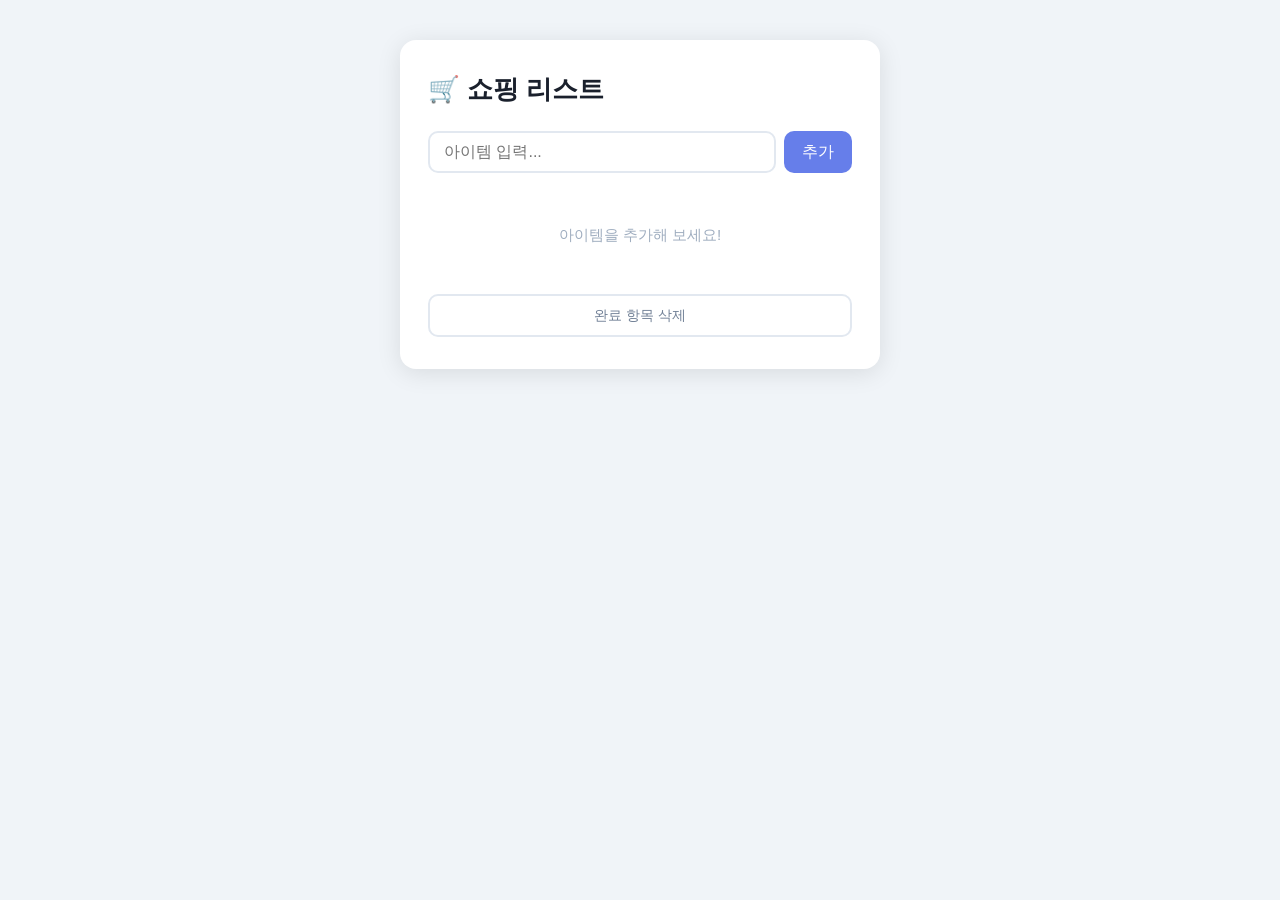
<file: study06/shopping-list.html>
<!-- Created: 2026-04-02 22:53:06 -->
<!DOCTYPE html>
<html lang="ko">
<head>
  <meta charset="UTF-8">
  <meta name="viewport" content="width=device-width, initial-scale=1.0">
  <title>쇼핑 리스트</title>
  <style>
    * {
      box-sizing: border-box;
      margin: 0;
      padding: 0;
    }

    body {
      font-family: 'Segoe UI', sans-serif;
      background: #f0f4f8;
      display: flex;
      justify-content: center;
      padding: 40px 16px;
      min-height: 100vh;
    }

    .container {
      background: #fff;
      border-radius: 16px;
      box-shadow: 0 4px 24px rgba(0,0,0,0.1);
      width: 100%;
      max-width: 480px;
      padding: 32px 28px;
      height: fit-content;
    }

    h1 {
      font-size: 1.6rem;
      color: #1a202c;
      margin-bottom: 24px;
      display: flex;
      align-items: center;
      gap: 10px;
    }

    .input-row {
      display: flex;
      gap: 8px;
      margin-bottom: 20px;
    }

    .input-row input {
      flex: 1;
      padding: 10px 14px;
      border: 2px solid #e2e8f0;
      border-radius: 10px;
      font-size: 1rem;
      outline: none;
      transition: border-color 0.2s;
    }

    .input-row input:focus {
      border-color: #667eea;
    }

    .input-row button {
      padding: 10px 18px;
      background: #667eea;
      color: #fff;
      border: none;
      border-radius: 10px;
      font-size: 1rem;
      cursor: pointer;
      transition: background 0.2s;
      white-space: nowrap;
    }

    .input-row button:hover {
      background: #5a67d8;
    }

    .stats {
      font-size: 0.85rem;
      color: #718096;
      margin-bottom: 12px;
    }

    .stats span {
      color: #667eea;
      font-weight: 600;
    }

    ul {
      list-style: none;
    }

    li {
      display: flex;
      align-items: center;
      gap: 12px;
      padding: 12px 14px;
      border-radius: 10px;
      margin-bottom: 8px;
      background: #f7fafc;
      transition: background 0.15s;
    }

    li:hover {
      background: #edf2f7;
    }

    li.checked {
      background: #f0fff4;
    }

    li.checked .item-name {
      text-decoration: line-through;
      color: #a0aec0;
    }

    .checkbox {
      width: 22px;
      height: 22px;
      border: 2px solid #cbd5e0;
      border-radius: 6px;
      cursor: pointer;
      display: flex;
      align-items: center;
      justify-content: center;
      flex-shrink: 0;
      transition: background 0.15s, border-color 0.15s;
    }

    .checkbox.checked {
      background: #48bb78;
      border-color: #48bb78;
    }

    .checkbox.checked::after {
      content: '✓';
      color: white;
      font-size: 13px;
      font-weight: bold;
    }

    .item-name {
      flex: 1;
      font-size: 1rem;
      color: #2d3748;
    }

    .delete-btn {
      background: none;
      border: none;
      color: #cbd5e0;
      font-size: 1.2rem;
      cursor: pointer;
      padding: 2px 6px;
      border-radius: 6px;
      transition: color 0.15s, background 0.15s;
      line-height: 1;
    }

    .delete-btn:hover {
      color: #fc8181;
      background: #fff5f5;
    }

    .empty {
      text-align: center;
      color: #a0aec0;
      padding: 32px 0;
      font-size: 0.95rem;
    }

    .clear-btn {
      width: 100%;
      margin-top: 16px;
      padding: 10px;
      background: none;
      border: 2px solid #e2e8f0;
      border-radius: 10px;
      color: #718096;
      font-size: 0.9rem;
      cursor: pointer;
      transition: border-color 0.2s, color 0.2s;
    }

    .clear-btn:hover {
      border-color: #fc8181;
      color: #e53e3e;
    }
  </style>
</head>
<body>
  <div class="container">
    <h1>🛒 쇼핑 리스트</h1>
    <div class="input-row">
      <input type="text" id="itemInput" placeholder="아이템 입력..." />
      <button onclick="addItem()">추가</button>
    </div>
    <div class="stats" id="stats"></div>
    <ul id="list"></ul>
    <div class="empty" id="empty">아이템을 추가해 보세요!</div>
    <button class="clear-btn" onclick="clearChecked()">완료 항목 삭제</button>
  </div>

  <script>
    let items = JSON.parse(localStorage.getItem('shoppingList') || '[]');

    function save() {
      localStorage.setItem('shoppingList', JSON.stringify(items));
    }

    function render() {
      const list = document.getElementById('list');
      const empty = document.getElementById('empty');
      const stats = document.getElementById('stats');

      list.innerHTML = '';

      if (items.length === 0) {
        empty.style.display = 'block';
        stats.textContent = '';
        return;
      }

      empty.style.display = 'none';
      const done = items.filter(i => i.checked).length;
      stats.innerHTML = `전체 <span>${items.length}</span>개 · 완료 <span>${done}</span>개`;

      items.forEach((item, idx) => {
        const li = document.createElement('li');
        if (item.checked) li.classList.add('checked');

        const cb = document.createElement('div');
        cb.className = 'checkbox' + (item.checked ? ' checked' : '');
        cb.onclick = () => toggle(idx);

        const name = document.createElement('span');
        name.className = 'item-name';
        name.textContent = item.name;
        name.onclick = () => toggle(idx);
        name.style.cursor = 'pointer';

        const del = document.createElement('button');
        del.className = 'delete-btn';
        del.textContent = '✕';
        del.title = '삭제';
        del.onclick = () => remove(idx);

        li.appendChild(cb);
        li.appendChild(name);
        li.appendChild(del);
        list.appendChild(li);
      });
    }

    function addItem() {
      const input = document.getElementById('itemInput');
      const name = input.value.trim();
      if (!name) return;
      items.push({ name, checked: false });
      save();
      render();
      input.value = '';
      input.focus();
    }

    function toggle(idx) {
      items[idx].checked = !items[idx].checked;
      save();
      render();
    }

    function remove(idx) {
      items.splice(idx, 1);
      save();
      render();
    }

    function clearChecked() {
      items = items.filter(i => !i.checked);
      save();
      render();
    }

    document.getElementById('itemInput').addEventListener('keydown', e => {
      if (e.key === 'Enter') addItem();
    });

    render();
  </script>
</body>
</html>
</file>
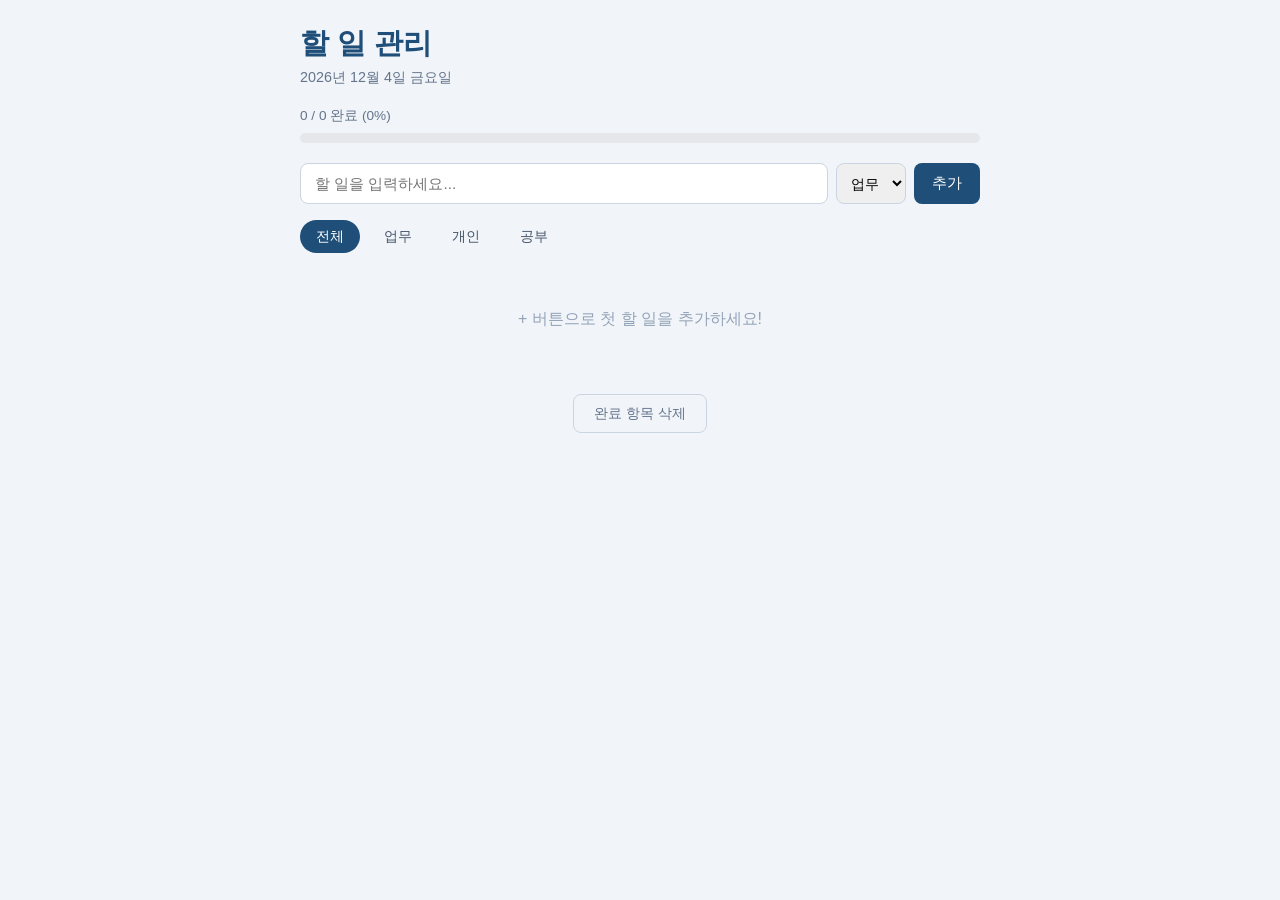
<file: study02/todo-app/index.standalone.html>
<!-- Created: 2026-03-19 21:15:18 -->
<!DOCTYPE html>
<html lang="ko">
<head>
  <meta charset="UTF-8">
  <meta name="viewport" content="width=device-width, initial-scale=1.0">
  <title>할 일 관리</title>
  <style>
    :root {
      --color-work: #3B82F6;
      --color-personal: #22C55E;
      --color-study: #F97316;
      --color-primary: #1F4E79;
    }
    * { box-sizing: border-box; margin: 0; padding: 0; }
    body { font-family: 'Segoe UI', sans-serif; background: #F1F5F9; color: #1E293B; padding: 24px 16px; }
    .container { max-width: 680px; margin: 0 auto; }
    header { margin-bottom: 20px; }
    header h1 { font-size: 1.8rem; color: var(--color-primary); }
    header #today-date { font-size: 0.9rem; color: #64748B; margin-top: 4px; }
    #progress-section { margin-bottom: 20px; }
    #progress-text { font-size: 0.85rem; color: #64748B; margin-bottom: 4px; }
    #progress-bar { background: #E5E7EB; border-radius: 10px; height: 10px; overflow: hidden; margin: 8px 0; }
    #progress-fill { height: 100%; width: 0%; background: var(--color-primary); border-radius: 10px; transition: width 0.4s ease, background 0.4s ease; }
    .input-section { display: flex; gap: 8px; margin-bottom: 16px; }
    #todo-input { flex: 1; padding: 10px 14px; border: 1px solid #CBD5E1; border-radius: 8px; font-size: 0.95rem; outline: none; }
    #todo-input:focus { border-color: var(--color-primary); }
    #category-select { padding: 10px; border: 1px solid #CBD5E1; border-radius: 8px; font-size: 0.9rem; outline: none; cursor: pointer; }
    #add-btn { padding: 10px 18px; background: var(--color-primary); color: #fff; border: none; border-radius: 8px; font-size: 0.95rem; cursor: pointer; }
    #add-btn:hover { opacity: 0.88; }
    .filter-section { display: flex; gap: 8px; margin-bottom: 16px; }
    .tab-btn { padding: 7px 16px; border: none; background: none; font-size: 0.9rem; cursor: pointer; color: #475569; }
    .tab-btn.active { background: var(--color-primary); color: white; border-radius: 20px; }
    .badge { display: inline-block; font-size: 12px; font-weight: 600; padding: 2px 8px; border-radius: 4px; color: #fff; white-space: nowrap; }
    .empty-msg { text-align: center; padding: 40px 0; color: #94A3B8; font-size: 1rem; }
    #todo-list { list-style: none; display: flex; flex-direction: column; gap: 10px; margin-bottom: 24px; }
    .todo-card { display: flex; align-items: center; gap: 12px; background: #fff; padding: 14px 16px; border-radius: 8px; box-shadow: 0 1px 4px rgba(0,0,0,0.08); border-left: 4px solid transparent; }
    .todo-card[data-category="work"]     { border-left-color: var(--color-work); }
    .todo-card[data-category="personal"] { border-left-color: var(--color-personal); }
    .todo-card[data-category="study"]    { border-left-color: var(--color-study); }
    .todo-card input[type="checkbox"] { width: 18px; height: 18px; cursor: pointer; }
    .todo-card .todo-text { flex: 1; font-size: 0.95rem; }
    .todo-card .editable { cursor: pointer; }
    .todo-card .editable:hover { text-decoration: underline dotted #94A3B8; }
    .edit-input { flex: 1; font-size: 0.95rem; border: 1px solid var(--color-primary); border-radius: 4px; padding: 2px 6px; outline: none; }
    .todo-card.completed .todo-text { text-decoration: line-through; opacity: 0.5; }
    .todo-card .delete-btn { background: none; border: none; color: #94A3B8; font-size: 1.1rem; cursor: pointer; padding: 2px 6px; border-radius: 4px; }
    .todo-card .delete-btn:hover { color: #EF4444; }
    footer { text-align: center; }
    #clear-completed { padding: 9px 20px; background: none; border: 1px solid #CBD5E1; border-radius: 8px; color: #64748B; font-size: 0.9rem; cursor: pointer; }
    #clear-completed:hover { background: #FEE2E2; border-color: #EF4444; color: #EF4444; }
    @media (max-width: 600px) {
      body { padding: 12px; }
      .input-section { flex-direction: column; gap: 8px; }
      #add-btn { width: 100%; }
      .filter-section { flex-wrap: wrap; }
    }
  </style>
</head>
<body>
  <div class="container">
    <header>
      <h1>할 일 관리</h1>
      <p id="today-date"></p>
    </header>

    <section id="progress-section">
      <div id="progress-text"></div>
      <div id="progress-bar">
        <div id="progress-fill"></div>
      </div>
    </section>

    <section class="input-section">
      <input type="text" id="todo-input" placeholder="할 일을 입력하세요...">
      <select id="category-select">
        <option value="work">업무</option>
        <option value="personal">개인</option>
        <option value="study">공부</option>
      </select>
      <button id="add-btn">추가</button>
    </section>

    <section class="filter-section">
      <button class="tab-btn active" data-category="all">전체</button>
      <button class="tab-btn" data-category="work">업무</button>
      <button class="tab-btn" data-category="personal">개인</button>
      <button class="tab-btn" data-category="study">공부</button>
    </section>

    <ul id="todo-list"></ul>

    <footer>
      <button id="clear-completed">완료 항목 삭제</button>
    </footer>
  </div>

  <script>
    const STORAGE_KEY = 'todo-app-data';

    const CATEGORIES = {
      work:     { label: '업무', color: 'var(--color-work)' },
      personal: { label: '개인', color: 'var(--color-personal)' },
      study:    { label: '공부', color: 'var(--color-study)' },
    };

    const state = { todos: [], currentFilter: 'all' };

    function loadFromStorage() {
      try {
        const raw = localStorage.getItem(STORAGE_KEY);
        if (!raw) return [];
        const parsed = JSON.parse(raw);
        return Array.isArray(parsed) ? parsed.filter((t) => t.id && t.text && t.category) : [];
      } catch (e) { return []; }
    }

    function saveToStorage() {
      try { localStorage.setItem(STORAGE_KEY, JSON.stringify(state.todos)); }
      catch (e) { console.warn('저장 실패:', e); }
    }

    function renderTodos() {
      const list = document.getElementById('todo-list');
      const filtered = state.currentFilter === 'all'
        ? state.todos
        : state.todos.filter((t) => t.category === state.currentFilter);
      const sorted = [...filtered.filter((t) => !t.completed), ...filtered.filter((t) => t.completed)];

      if (sorted.length === 0) {
        const msg = state.currentFilter === 'all'
          ? '+ 버튼으로 첫 할 일을 추가하세요!'
          : '이 카테고리에 할 일이 없어요.';
        list.innerHTML = `<li class="empty-msg">${msg}</li>`;
        return;
      }

      list.innerHTML = sorted.map((todo) => `
        <li class="todo-card${todo.completed ? ' completed' : ''}" data-id="${todo.id}" data-category="${todo.category}">
          <input type="checkbox" data-id="${todo.id}" ${todo.completed ? 'checked' : ''} aria-label="완료 표시">
          <span class="badge" style="background: ${CATEGORIES[todo.category].color}">${CATEGORIES[todo.category].label}</span>
          <span class="todo-text editable" data-id="${todo.id}">${todo.text}</span>
          <button class="delete-btn" data-id="${todo.id}" aria-label="삭제">✕</button>
        </li>
      `).join('');
    }

    function renderProgress() {
      const total = state.todos.length;
      const done = state.todos.filter((t) => t.completed).length;
      const percent = total === 0 ? 0 : Math.round((done / total) * 100);
      const fill = document.getElementById('progress-fill');
      fill.style.width = `${percent}%`;
      const allDone = percent === 100 && total > 0;
      fill.style.background = allDone ? '#22C55E' : 'var(--color-primary)';
      document.getElementById('progress-text').textContent =
        `${done} / ${total} 완료 (${percent}%)${allDone ? ' 🎉 모두 완료!' : ''}`;
    }

    function addTodo() {
      const input = document.getElementById('todo-input');
      const text = input.value.trim().slice(0, 100);
      if (!text) { input.focus(); return; }
      state.todos.unshift({ id: crypto.randomUUID(), text, category: document.getElementById('category-select').value, completed: false, createdAt: Date.now() });
      input.value = '';
      saveToStorage(); renderTodos(); renderProgress();
    }

    function toggleTodo(id) {
      const todo = state.todos.find((t) => t.id === id);
      if (todo) todo.completed = !todo.completed;
      saveToStorage(); renderTodos(); renderProgress();
    }

    function deleteTodo(id) {
      state.todos = state.todos.filter((t) => t.id !== id);
      saveToStorage(); renderTodos(); renderProgress();
    }

    function updateTodo(id, newText) {
      if (!newText) return;
      const todo = state.todos.find((t) => t.id === id);
      if (todo) todo.text = newText.slice(0, 100);
      saveToStorage(); renderTodos();
    }

    function editTodo(id) {
      const li = document.querySelector(`#todo-list li[data-id="${id}"]`);
      if (!li) return;
      const textSpan = li.querySelector('.todo-text');
      const original = state.todos.find((t) => t.id === id)?.text;
      if (original === undefined) return;

      const input = document.createElement('input');
      input.type = 'text'; input.value = original; input.className = 'edit-input'; input.maxLength = 100;
      textSpan.replaceWith(input); input.focus(); input.select();

      let committed = false;
      function commit() {
        if (committed) return; committed = true;
        const newText = input.value.trim();
        if (newText) updateTodo(id, newText); else renderTodos();
      }
      function cancel() { if (committed) return; committed = true; renderTodos(); }
      input.addEventListener('keydown', (e) => { if (e.key === 'Enter') { e.preventDefault(); commit(); } if (e.key === 'Escape') cancel(); });
      input.addEventListener('blur', commit);
    }

    function setFilter(category) {
      state.currentFilter = category;
      document.querySelectorAll('.tab-btn').forEach((btn) => btn.classList.toggle('active', btn.dataset.category === category));
      renderTodos();
    }

    function init() {
      const dateEl = document.getElementById('today-date');
      if (dateEl) dateEl.textContent = new Date().toLocaleDateString('ko-KR', { year: 'numeric', month: 'long', day: 'numeric', weekday: 'long' });

      state.todos = loadFromStorage();

      document.getElementById('add-btn').addEventListener('click', addTodo);
      document.getElementById('todo-input').addEventListener('keydown', (e) => { if (e.key === 'Enter') addTodo(); });

      document.getElementById('todo-list').addEventListener('click', (e) => {
        const checkbox = e.target.closest('input[type="checkbox"]');
        if (checkbox) { toggleTodo(checkbox.dataset.id); return; }
        const deleteBtn = e.target.closest('.delete-btn');
        if (deleteBtn) { deleteTodo(deleteBtn.dataset.id); return; }
      });

      document.getElementById('todo-list').addEventListener('dblclick', (e) => {
        const textSpan = e.target.closest('.editable');
        if (textSpan) editTodo(textSpan.dataset.id);
      });

      document.querySelectorAll('.tab-btn').forEach((btn) => btn.addEventListener('click', () => setFilter(btn.dataset.category)));

      document.getElementById('clear-completed').addEventListener('click', () => {
        state.todos = state.todos.filter((t) => !t.completed);
        saveToStorage(); renderTodos(); renderProgress();
      });

      renderTodos(); renderProgress();
    }

    document.addEventListener('DOMContentLoaded', init);
  </script>
</body>
</html>
</file>
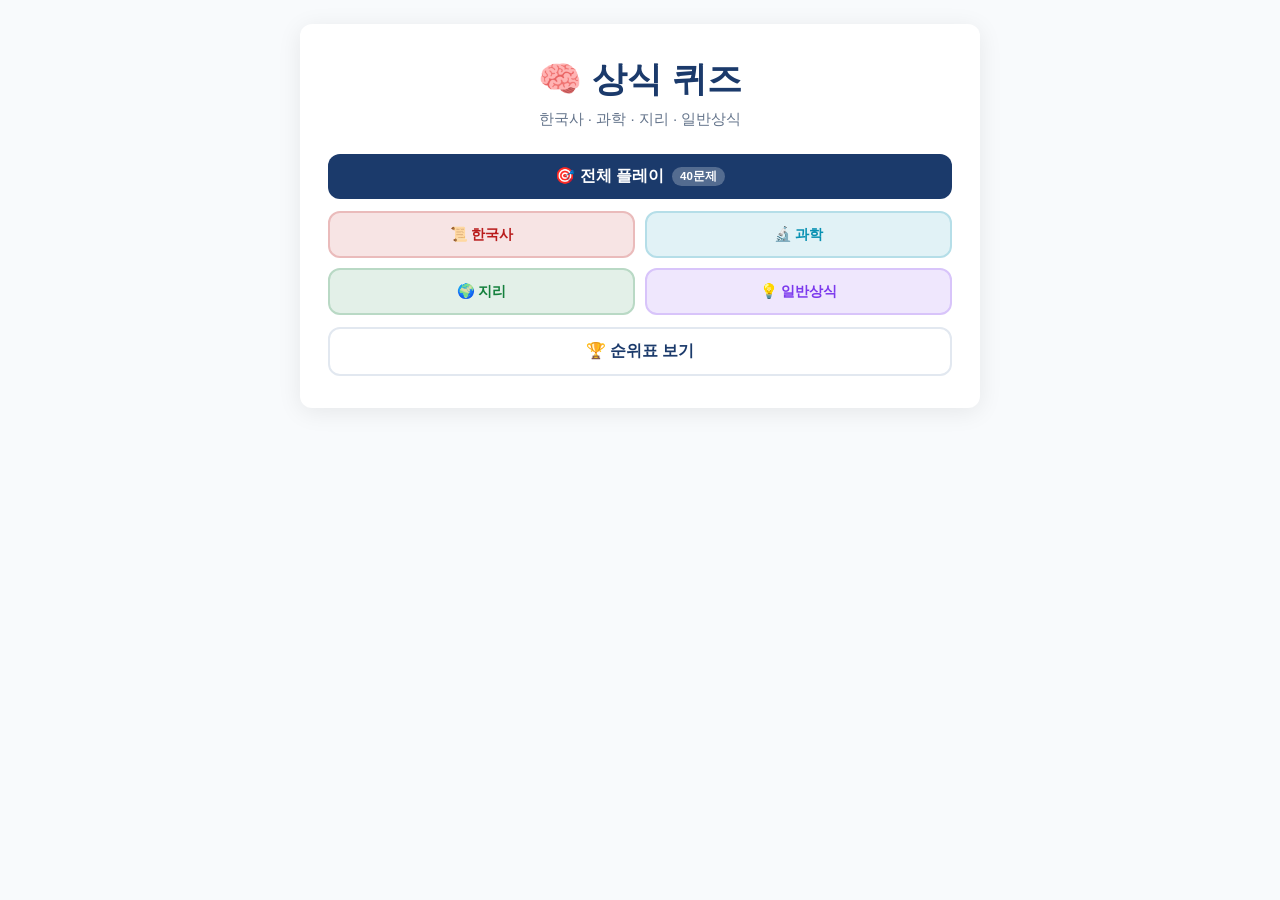
<file: study03/quiz-game/quiz-standalone.html>
<!-- Created: 2026-03-19 23:12:13 -->
<!DOCTYPE html>
<html lang="ko">
<head>
  <meta charset="UTF-8" />
  <meta name="viewport" content="width=device-width, initial-scale=1.0" />
  <title>상식 퀴즈 게임</title>
  <style>
/* ─── CSS 변수 ──────────────────────────────────────────────────────────────── */
:root {
  --color-primary:   #1B3A6B;
  --color-secondary: #2563A8;
  --color-correct:   #16A34A;
  --color-wrong:     #DC2626;
  --color-warning:   #D97706;

  --color-bg:        #F8FAFC;
  --color-surface:   #FFFFFF;
  --color-border:    #E2E8F0;
  --color-text:      #1E293B;
  --color-muted:     #64748B;

  --radius:  12px;
  --shadow:  0 4px 24px rgba(0, 0, 0, 0.08);
  --transition: 0.2s ease;
}

/* ─── 리셋 & 기본 ───────────────────────────────────────────────────────────── */
*, *::before, *::after {
  box-sizing: border-box;
  margin: 0;
  padding: 0;
}

body {
  font-family: 'Segoe UI', 'Apple SD Gothic Neo', sans-serif;
  background: var(--color-bg);
  color: var(--color-text);
  min-height: 100vh;
  display: flex;
  justify-content: center;
  align-items: flex-start;
  padding: 24px 16px;
}

/* ─── 레이아웃 ──────────────────────────────────────────────────────────────── */
.screen {
  display: none;
  width: 100%;
  max-width: 680px;
  margin: 0 auto;
}

.screen.active {
  display: block;
}

.card {
  background: var(--color-surface);
  border-radius: var(--radius);
  box-shadow: var(--shadow);
  padding: 32px 28px;
}

/* ─── 홈 화면 ───────────────────────────────────────────────────────────────── */
.app-title {
  font-size: 2.2rem;
  font-weight: 800;
  color: var(--color-primary);
  text-align: center;
  margin-bottom: 6px;
}

.app-subtitle {
  text-align: center;
  color: var(--color-muted);
  font-size: 0.95rem;
  margin-bottom: 24px;
}

.best-score {
  text-align: center;
  font-size: 0.9rem;
  font-weight: 600;
  color: var(--color-warning);
  background: #FEF3C7;
  border-radius: 8px;
  padding: 8px 12px;
  margin-bottom: 20px;
}

.mode-buttons {
  display: flex;
  flex-direction: column;
  gap: 12px;
  margin-bottom: 12px;
}

.category-buttons {
  display: grid;
  grid-template-columns: 1fr 1fr;
  gap: 10px;
}

/* ─── 버튼 ──────────────────────────────────────────────────────────────────── */
.btn {
  display: inline-flex;
  align-items: center;
  justify-content: center;
  gap: 8px;
  padding: 12px 20px;
  border: none;
  border-radius: var(--radius);
  font-size: 1rem;
  font-weight: 600;
  cursor: pointer;
  transition: background var(--transition), transform var(--transition),
              box-shadow var(--transition), opacity var(--transition);
  text-align: center;
}

.btn:hover {
  transform: translateY(-2px);
  box-shadow: 0 6px 16px rgba(0, 0, 0, 0.12);
}

.btn:active {
  transform: translateY(0);
  box-shadow: none;
}

.btn-full {
  width: 100%;
}

.btn-primary {
  background: var(--color-primary);
  color: #fff;
}

.btn-primary:hover {
  background: var(--color-secondary);
}

.btn-outline {
  background: transparent;
  color: var(--color-primary);
  border: 2px solid var(--color-border);
}

.btn-outline:hover {
  border-color: var(--color-secondary);
  color: var(--color-secondary);
  background: #EFF6FF;
}

.btn-category {
  background: color-mix(in srgb, var(--cat-color) 12%, white);
  color: var(--cat-color);
  border: 2px solid color-mix(in srgb, var(--cat-color) 30%, white);
  font-size: 0.9rem;
  padding: 12px 10px;
}

.btn-category:hover {
  background: color-mix(in srgb, var(--cat-color) 20%, white);
  box-shadow: 0 6px 16px color-mix(in srgb, var(--cat-color) 25%, transparent);
}

.badge {
  font-size: 0.72rem;
  font-weight: 700;
  background: rgba(255,255,255,0.25);
  border-radius: 20px;
  padding: 2px 8px;
}

/* ─── 퀴즈 화면 ─────────────────────────────────────────────────────────────── */
.quiz-header {
  display: flex;
  justify-content: space-between;
  align-items: center;
  margin-bottom: 16px;
}

.quiz-score {
  text-align: right;
  font-size: 0.85rem;
  font-weight: 700;
  color: var(--color-primary);
  margin-bottom: 20px;
}

.quiz-question {
  font-size: 1.2rem;
  font-weight: 700;
  line-height: 1.55;
  margin-bottom: 24px;
  color: var(--color-text);
}

.option-btn {
  width: 100%;
  text-align: left;
  background: var(--color-bg);
  border: 2px solid var(--color-border);
  border-radius: var(--radius);
  padding: 14px 16px;
  font-size: 0.95rem;
  font-weight: 500;
  cursor: pointer;
  transition: border-color var(--transition), background var(--transition),
              transform var(--transition), box-shadow var(--transition);
  display: flex;
  align-items: center;
  gap: 12px;
  color: var(--color-text);
}

.option-btn:hover {
  border-color: var(--color-secondary);
  background: #EFF6FF;
  transform: translateX(4px);
}

.option-btn .option-number {
  display: inline-flex;
  align-items: center;
  justify-content: center;
  width: 28px;
  height: 28px;
  border-radius: 50%;
  background: var(--color-border);
  font-size: 0.8rem;
  font-weight: 700;
  flex-shrink: 0;
  transition: background var(--transition), color var(--transition);
}

.option-btn.correct {
  border-color: var(--color-correct);
  background: #F0FDF4;
  color: var(--color-correct);
}

.option-btn.correct .option-number { background: var(--color-correct); color: #fff; }

.option-btn.wrong {
  border-color: var(--color-wrong);
  background: #FEF2F2;
  color: var(--color-wrong);
}

.option-btn.wrong .option-number { background: var(--color-wrong); color: #fff; }

/* ─── 피드백 화면 ───────────────────────────────────────────────────────────── */
.feedback-icon {
  font-size: 3.5rem;
  text-align: center;
  margin-bottom: 12px;
}

.feedback-title {
  font-size: 1.5rem;
  font-weight: 800;
  text-align: center;
  margin-bottom: 8px;
}

.feedback-answer {
  text-align: center;
  font-size: 0.95rem;
  color: var(--color-muted);
  margin-bottom: 16px;
}

.feedback-explanation-box {
  background: #F8FAFC;
  border-left: 4px solid var(--color-secondary);
  border-radius: 0 8px 8px 0;
  padding: 14px 16px;
  margin-bottom: 24px;
}

.feedback-explanation {
  font-size: 0.9rem;
  line-height: 1.6;
  color: var(--color-text);
}

.feedback-points {
  text-align: center;
  font-size: 1.4rem;
  font-weight: 800;
  color: var(--color-correct);
  margin-bottom: 6px;
}

/* ─── 결과 화면 ─────────────────────────────────────────────────────────────── */
.result-title {
  text-align: center;
  font-size: 1.5rem;
  font-weight: 800;
  color: var(--color-primary);
  margin-bottom: 16px;
}

.result-score {
  text-align: center;
  font-size: 3rem;
  font-weight: 900;
  color: var(--color-primary);
  margin-bottom: 8px;
}

.result-correct {
  text-align: center;
  font-size: 1rem;
  color: var(--color-muted);
  margin-bottom: 8px;
}

.result-grade {
  display: block;
  width: fit-content;
  margin: 6px auto 20px;
  padding: 5px 18px;
  border-radius: 20px;
  color: #fff;
  font-size: 0.88rem;
  font-weight: 700;
  letter-spacing: 0.04em;
}

/* ─── 카테고리별 성적 표 ──────────────────────────────────────────────────────── */
.result-category-table {
  display: flex;
  flex-direction: column;
  gap: 9px;
  margin-bottom: 24px;
  padding: 16px;
  background: var(--color-bg);
  border-radius: var(--radius);
  border: 1px solid var(--color-border);
}

.cat-stat-row {
  display: grid;
  grid-template-columns: 5.5em 3em 1fr;
  align-items: center;
  gap: 10px;
  font-size: 0.85rem;
}

.cat-stat-name {
  font-weight: 600;
  color: var(--color-text);
}

.cat-stat-score {
  text-align: right;
  font-weight: 700;
  color: var(--color-primary);
  font-size: 0.82rem;
}

.cat-stat-bar-wrap {
  height: 8px;
  background: var(--color-border);
  border-radius: 99px;
  overflow: hidden;
}

.cat-stat-bar {
  height: 100%;
  border-radius: 99px;
  transition: width 0.6s ease;
}

.nickname-wrap {
  margin-bottom: 20px;
}

.nickname-wrap label {
  display: block;
  font-size: 0.85rem;
  font-weight: 600;
  color: var(--color-muted);
  margin-bottom: 8px;
}

.nickname-row {
  display: flex;
  gap: 8px;
}

.nickname-input {
  flex: 1;
  padding: 11px 14px;
  border: 2px solid var(--color-border);
  border-radius: var(--radius);
  font-size: 0.95rem;
  color: var(--color-text);
  outline: none;
  transition: border-color var(--transition);
}

.nickname-input:focus { border-color: var(--color-secondary); }

.result-actions {
  display: flex;
  gap: 10px;
}

.result-actions .btn { flex: 1; font-size: 0.9rem; padding: 12px 8px; }

/* ─── 순위표 화면 ───────────────────────────────────────────────────────────── */
.ranking-title {
  text-align: center;
  font-size: 1.5rem;
  font-weight: 800;
  color: var(--color-primary);
  margin-bottom: 20px;
}

.ranking-list {
  list-style: none;
  display: flex;
  flex-direction: column;
  gap: 8px;
  margin-bottom: 24px;
  padding: 0;
}

.ranking-list li {
  display: flex;
  align-items: center;
  gap: 12px;
  padding: 12px 14px;
  background: var(--color-bg);
  border-radius: var(--radius);
  border: 1px solid var(--color-border);
}

.rank-number {
  font-size: 1rem;
  font-weight: 800;
  width: 28px;
  text-align: center;
  color: var(--color-muted);
}

.ranking-list li:nth-child(1) .rank-number { color: #D97706; font-size: 1.2rem; }
.ranking-list li:nth-child(2) .rank-number { color: #9CA3AF; }
.ranking-list li:nth-child(3) .rank-number { color: #92400E; }

.rank-name {
  flex: 1;
  font-weight: 600;
}

.rank-score {
  font-weight: 800;
  color: var(--color-primary);
}

.rank-accuracy {
  font-size: 0.78rem;
  color: var(--color-muted);
  min-width: 36px;
  text-align: right;
}

.rank-meta {
  font-size: 0.75rem;
  color: var(--color-muted);
  margin-left: auto;
  margin-right: 8px;
}

.rank-empty {
  text-align: center;
  color: var(--color-muted);
  padding: 24px;
  font-size: 0.9rem;
}

.ranking-list li.my-rank {
  background: #EFF6FF;
  border-color: var(--color-secondary);
  font-weight: 700;
}

/* ─── 퀴즈 화면 — ID 기반 요소 ──────────────────────────────────────────────── */
.category-badge {
  display: inline-block;
  padding: 4px 12px;
  border-radius: 20px;
  font-size: 0.78rem;
  font-weight: 700;
  letter-spacing: 0.04em;
  color: #fff;
}

.quiz-progress-text {
  font-size: 0.85rem;
  font-weight: 600;
  color: var(--color-muted);
}

#quiz-progress-bar {
  height: 6px;
  background: var(--color-border);
  border-radius: 99px;
  overflow: hidden;
  margin-bottom: 14px;
}

#quiz-progress-fill {
  height: 100%;
  background: var(--color-secondary);
  border-radius: 99px;
  transition: width 0.4s ease;
}

#quiz-timer-bar {
  height: 10px;
  background: var(--color-border);
  border-radius: 99px;
  overflow: hidden;
  margin-bottom: 6px;
}

#quiz-timer-fill {
  height: 100%;
  width: 100%;
  background: var(--color-secondary);
  border-radius: 99px;
  transition: width 1s linear, background 0.3s;
}

#quiz-timer-fill.pulse {
  animation: pulse 0.6s ease-in-out infinite;
}

.quiz-meta {
  display: flex;
  justify-content: space-between;
  align-items: center;
  margin-bottom: 20px;
}

.quiz-timer-text {
  font-size: 0.8rem;
  font-weight: 700;
  color: var(--color-muted);
}

.quiz-options {
  display: flex;
  flex-direction: column;
  gap: 10px;
}

/* ─── 정답·오답 강조 ─────────────────────────────────────────────────────────── */
.correct {
  background: var(--color-correct) !important;
  border-color: var(--color-correct) !important;
  color: #fff !important;
}

.wrong {
  background: var(--color-wrong) !important;
  border-color: var(--color-wrong) !important;
  color: #fff !important;
}

/* ─── 애니메이션 ──────────────────────────────────────────────────────────────── */
@keyframes pulse {
  0%, 100% { opacity: 1; }
  50%       { opacity: 0.4; }
}

/* ─── 반응형 ────────────────────────────────────────────────────────────────── */
@media (max-width: 600px) {
  body { padding: 12px; }
  h1 { font-size: 1.6rem; }
  #quiz-options button { padding: 14px 12px; font-size: 0.95rem; }
  #screen-result, #screen-ranking { padding: 16px; }
}

@media (max-width: 480px) {
  .card { padding: 24px 18px; }
  .app-title { font-size: 1.8rem; }
  .quiz-question { font-size: 1.05rem; }
  .category-buttons { grid-template-columns: 1fr 1fr; }
  .result-actions { flex-direction: column; }
  .cat-stat-row { grid-template-columns: 4.5em 2.8em 1fr; gap: 6px; font-size: 0.8rem; }
}
  </style>
</head>
<body>

  <!-- ── 홈 화면 ──────────────────────────────────────────────────────────── -->
  <div id="screen-home" class="screen active">
    <div class="card">
      <h1 class="app-title">🧠 상식 퀴즈</h1>
      <p class="app-subtitle">한국사 · 과학 · 지리 · 일반상식</p>

      <p id="best-score" class="best-score" style="display:none;"></p>

      <div class="mode-buttons">
        <button id="btn-all" class="btn btn-primary btn-full">
          🎯 전체 플레이 <span class="badge">40문제</span>
        </button>

        <div class="category-buttons">
          <button id="btn-korean-history" class="btn btn-category" style="--cat-color: #B91C1C;">
            📜 한국사
          </button>
          <button id="btn-science" class="btn btn-category" style="--cat-color: #0891B2;">
            🔬 과학
          </button>
          <button id="btn-geography" class="btn btn-category" style="--cat-color: #15803D;">
            🌍 지리
          </button>
          <button id="btn-general" class="btn btn-category" style="--cat-color: #7C3AED;">
            💡 일반상식
          </button>
        </div>
      </div>

      <button id="btn-ranking" class="btn btn-outline btn-full">
        🏆 순위표 보기
      </button>
    </div>
  </div>

  <!-- ── 퀴즈 진행 화면 ────────────────────────────────────────────────────── -->
  <div id="screen-quiz" class="screen">
    <div class="card">
      <div class="quiz-header">
        <span id="quiz-category-badge" class="category-badge"></span>
        <span id="quiz-progress-text" class="quiz-progress-text"></span>
      </div>

      <div id="quiz-progress-bar">
        <div id="quiz-progress-fill"></div>
      </div>

      <div id="quiz-timer-bar">
        <div id="quiz-timer-fill"></div>
      </div>

      <div class="quiz-meta">
        <span id="quiz-timer-text" class="quiz-timer-text">30</span>
        <span id="quiz-score" class="quiz-score">점수: 0</span>
      </div>

      <p id="quiz-question" class="quiz-question"></p>
      <div id="quiz-options" class="quiz-options"></div>
    </div>
  </div>

  <!-- ── 즉시 피드백 화면 ───────────────────────────────────────────────────── -->
  <div id="screen-feedback" class="screen">
    <div class="card">
      <div id="feedback-icon" class="feedback-icon"></div>
      <h2 id="feedback-title" class="feedback-title"></h2>
      <p id="feedback-points" class="feedback-points"></p>
      <p id="feedback-answer" class="feedback-answer"></p>
      <div class="feedback-explanation-box">
        <p id="feedback-explanation" class="feedback-explanation"></p>
      </div>
      <button id="feedback-next-btn" class="btn btn-primary btn-full">다음 문제 →</button>
    </div>
  </div>

  <!-- ── 최종 결과 화면 ─────────────────────────────────────────────────────── -->
  <div id="screen-result" class="screen">
    <div class="card">
      <h2 class="result-title">최종 결과</h2>
      <div id="result-score" class="result-score">0점</div>
      <div id="result-correct" class="result-correct"></div>
      <div id="result-grade" class="result-grade"></div>

      <div id="result-category-table" class="result-category-table"></div>

      <div class="nickname-wrap">
        <label for="result-nickname">닉네임을 입력하고 순위에 등록하세요</label>
        <div class="nickname-row">
          <input id="result-nickname" class="nickname-input" type="text"
                 placeholder="닉네임 (미입력 시 익명)" maxlength="10" />
          <button id="result-save-btn" class="btn btn-primary">순위 등록</button>
        </div>
      </div>

      <div class="result-actions">
        <button id="result-retry-btn" class="btn btn-outline">다시 하기</button>
        <button id="result-home-btn" class="btn btn-outline">홈으로</button>
        <button id="result-ranking-btn" class="btn btn-outline">순위표</button>
      </div>
    </div>
  </div>

  <!-- ── 순위표 화면 ─────────────────────────────────────────────────────────── -->
  <div id="screen-ranking" class="screen">
    <div class="card">
      <h2 class="ranking-title">🏆 순위표</h2>
      <ol id="ranking-list" class="ranking-list"></ol>
      <button id="ranking-home-btn" class="btn btn-outline btn-full">홈으로</button>
    </div>
  </div>

  <script>
// ─── 상수 ────────────────────────────────────────────────────────────────────
const STORAGE_KEY = 'quiz-rankings';
const TIMER_SEC   = 30;

const CATEGORIES = {
  'korean-history': { label: '한국사',   color: '#B91C1C' },
  'science':        { label: '과학',     color: '#0891B2' },
  'geography':      { label: '지리',     color: '#15803D' },
  'general':        { label: '일반상식', color: '#7C3AED' },
};

// ─── 문제 데이터 ──────────────────────────────────────────────────────────────
const QUESTIONS = [
  // ── 한국사 ──────────────────────────────────────────────────────────────────
  {
    id: 'kh1',
    category: 'korean-history',
    question: '고조선을 건국한 인물은 누구인가?',
    options: ['주몽', '단군왕검', '동명왕', '온조'],
    answer: 1,
    explanation: '단군왕검은 기원전 2333년에 고조선을 건국한 것으로 전해진다. 홍익인간의 이념을 바탕으로 나라를 세웠다.',
  },
  {
    id: 'kh2',
    category: 'korean-history',
    question: '삼국 중 나당연합군에 의해 가장 먼저 멸망한 나라는?',
    options: ['고구려', '신라', '백제', '가야'],
    answer: 2,
    explanation: '백제는 660년 나당연합군의 공격을 받아 멸망하였으며, 고구려는 그로부터 8년 후인 668년에 멸망하였다.',
  },
  {
    id: 'kh3',
    category: 'korean-history',
    question: '훈민정음(한글)을 창제한 왕은?',
    options: ['태조', '태종', '세종', '성종'],
    answer: 2,
    explanation: '세종대왕은 1443년 훈민정음을 창제하고 1446년에 반포하였다. 백성이 쉽게 글을 읽고 쓸 수 있도록 하기 위함이었다.',
  },
  {
    id: 'kh4',
    category: 'korean-history',
    question: '임진왜란이 일어난 해는?',
    options: ['1582년', '1592년', '1598년', '1602년'],
    answer: 1,
    explanation: '임진왜란은 1592년(임진년) 일본의 침략으로 시작되었으며, 7년간 지속되다 1598년에 끝났다.',
  },
  {
    id: 'kh5',
    category: 'korean-history',
    question: '동학농민운동이 일어난 해는?',
    options: ['1884년', '1889년', '1894년', '1898년'],
    answer: 2,
    explanation: '동학농민운동은 1894년(갑오년) 전봉준을 중심으로 일어난 반봉건·반외세 운동으로, 갑오개혁의 계기가 되었다.',
  },
  {
    id: 'kh6',
    category: 'korean-history',
    question: '3·1 운동이 일어난 해는?',
    options: ['1910년', '1915년', '1919년', '1922년'],
    answer: 2,
    explanation: '1919년 3월 1일 일제강점기에 독립을 선언하고 전국적으로 만세 시위를 벌인 독립운동이다. 상하이 임시정부 수립의 계기가 되었다.',
  },
  {
    id: 'kh7',
    category: 'korean-history',
    question: '조선을 건국한 인물은?',
    options: ['왕건', '이성계', '최영', '정도전'],
    answer: 1,
    explanation: '이성계는 1392년 고려를 멸하고 조선을 건국하여 태조가 되었다. 수도를 개경에서 한양(현재의 서울)으로 옮겼다.',
  },
  {
    id: 'kh8',
    category: 'korean-history',
    question: '6·25 전쟁이 발발한 연도는?',
    options: ['1945년', '1948년', '1950년', '1953년'],
    answer: 2,
    explanation: '6·25 전쟁은 1950년 6월 25일 북한의 남침으로 시작되었으며, 1953년 7월 27일 정전협정이 체결되었다.',
  },
  {
    id: 'kh9',
    category: 'korean-history',
    question: '대한민국의 초대 대통령은?',
    options: ['이승만', '김구', '윤보선', '박정희'],
    answer: 0,
    explanation: '이승만은 1948년 대한민국 정부 수립과 함께 초대 대통령으로 취임하였다. 1960년 4·19 혁명으로 하야하였다.',
  },
  {
    id: 'kh10',
    category: 'korean-history',
    question: '임진왜란 당시 수군을 이끌며 한산도 대첩을 승리로 이끈 장군은?',
    options: ['권율', '이순신', '곽재우', '김시민'],
    answer: 1,
    explanation: '이순신 장군은 거북선을 활용하고 한산도 대첩 등 여러 해전에서 승리하여 나라를 위기에서 구한 영웅이다.',
  },

  // ── 과학 ────────────────────────────────────────────────────────────────────
  {
    id: 'sc1',
    category: 'science',
    question: '빛이 진공 중에서 이동하는 속도는?',
    options: ['약 3만 km/s', '약 30만 km/s', '약 300만 km/s', '약 3,000만 km/s'],
    answer: 1,
    explanation: '빛의 속도는 약 초속 30만 km(299,792,458 m/s)이며, 자연계에서 가장 빠른 속도로 알려져 있다.',
  },
  {
    id: 'sc2',
    category: 'science',
    question: '물의 화학식은?',
    options: ['HO', 'H2O', 'H2O2', 'OH2'],
    answer: 1,
    explanation: '물은 수소(H) 2개와 산소(O) 1개로 이루어진 화합물이다. H2O2는 과산화수소이다.',
  },
  {
    id: 'sc3',
    category: 'science',
    question: '지구가 한 바퀴 자전하는 데 걸리는 시간은?',
    options: ['약 12시간', '약 24시간', '약 48시간', '약 365일'],
    answer: 1,
    explanation: '지구는 약 24시간(정확히는 23시간 56분 4초)에 한 번 자전하며, 이로 인해 낮과 밤이 생긴다.',
  },
  {
    id: 'sc4',
    category: 'science',
    question: 'DNA의 이중나선 구조를 최초로 논문 발표한 과학자는?',
    options: ['아인슈타인과 보어', '왓슨과 크릭', '퀴리와 다윈', '멘델레예프와 멘델'],
    answer: 1,
    explanation: '제임스 왓슨과 프랜시스 크릭은 1953년 DNA의 이중나선 구조를 발견하여 1962년 노벨 생리의학상을 수상하였다.',
  },
  {
    id: 'sc5',
    category: 'science',
    question: '원소 주기율표를 처음 체계적으로 만든 과학자는?',
    options: ['라부아지에', '패러데이', '멘델레예프', '보어'],
    answer: 2,
    explanation: '드미트리 멘델레예프는 1869년 원소를 원자량 순서로 배열한 주기율표를 발표하고, 아직 발견되지 않은 원소의 존재를 예측하였다.',
  },
  {
    id: 'sc6',
    category: 'science',
    question: '식물이 광합성을 할 때 흡수하는 기체는?',
    options: ['산소(O₂)', '질소(N₂)', '이산화탄소(CO₂)', '수소(H₂)'],
    answer: 2,
    explanation: '식물은 광합성 과정에서 이산화탄소(CO₂)와 물(H₂O)을 흡수하여 포도당과 산소를 생성한다.',
  },
  {
    id: 'sc7',
    category: 'science',
    question: '세포에서 에너지(ATP)를 생산하는 기관은?',
    options: ['핵', '엽록체', '미토콘드리아', '리보솜'],
    answer: 2,
    explanation: '미토콘드리아는 세포 호흡을 통해 포도당을 분해하여 ATP(에너지)를 생산하는 기관으로, "세포의 발전소"라고 불린다.',
  },
  {
    id: 'sc8',
    category: 'science',
    question: '소리가 상온의 공기 중에서 전달되는 속도는 약 얼마인가?',
    options: ['약 34 m/s', '약 340 m/s', '약 3,400 m/s', '약 34,000 m/s'],
    answer: 1,
    explanation: '소리는 상온(약 20°C) 공기 중에서 초속 약 343 m/s로 전달된다. 이는 빛의 속도보다 약 88만 배 느리다.',
  },
  {
    id: 'sc9',
    category: 'science',
    question: '지구에서 가장 가까운 별은?',
    options: ['시리우스', '알파 센타우리', '태양', '북극성'],
    answer: 2,
    explanation: '태양은 지구에서 약 1억 5천만 km 떨어진 가장 가까운 별이다. 빛이 태양에서 지구까지 도달하는 데 약 8분이 걸린다.',
  },
  {
    id: 'sc10',
    category: 'science',
    question: '뉴턴이 사과가 떨어지는 것을 보고 발견했다고 알려진 법칙은?',
    options: ['관성의 법칙', '전자기 유도 법칙', '만유인력의 법칙', '열역학 제2법칙'],
    answer: 2,
    explanation: '뉴턴은 사과가 땅으로 떨어지는 현상에서 영감을 받아 모든 물체 사이에 질량에 비례하는 인력이 작용한다는 만유인력의 법칙을 발견하였다.',
  },

  // ── 지리 ────────────────────────────────────────────────────────────────────
  {
    id: 'geo1',
    category: 'geography',
    question: '전통적인 측정 기준으로 세계에서 가장 긴 강은?',
    options: ['아마존 강', '나일 강', '양쯔 강', '미시시피 강'],
    answer: 1,
    explanation: '나일 강은 전통적으로 약 6,650km로 세계에서 가장 긴 강으로 알려져 있으며, 이집트·수단·에티오피아 등을 흐른다. 단, 수원 측정 방식에 따라 아마존 강이 더 길다는 주장도 있다.',
  },
  {
    id: 'geo2',
    category: 'geography',
    question: '프랑스의 수도는?',
    options: ['리옹', '마르세유', '파리', '보르도'],
    answer: 2,
    explanation: '파리는 프랑스의 수도이자 최대 도시로, 센 강변에 위치해 있으며 에펠탑, 루브르 박물관으로 유명하다.',
  },
  {
    id: 'geo3',
    category: 'geography',
    question: '해발 고도 기준으로 세계에서 가장 높은 산은?',
    options: ['K2', '에베레스트', '칸첸중가', '마칼루'],
    answer: 1,
    explanation: '에베레스트 산은 해발 8,848.86m로 해발 고도 기준 세계에서 가장 높은 산이며, 히말라야 산맥의 네팔-중국 국경에 위치한다.',
  },
  {
    id: 'geo4',
    category: 'geography',
    question: '국토 면적 기준으로 세계에서 가장 넓은 나라는?',
    options: ['캐나다', '미국', '중국', '러시아'],
    answer: 3,
    explanation: '러시아는 약 1,709만 km²의 면적으로 세계에서 가장 넓은 나라이며, 유럽과 아시아에 걸쳐 있다.',
  },
  {
    id: 'geo5',
    category: 'geography',
    question: '호주의 수도는?',
    options: ['시드니', '멜버른', '캔버라', '브리즈번'],
    answer: 2,
    explanation: '호주의 수도는 캔버라이다. 시드니와 멜버른이 더 크고 유명하지만, 두 도시 간 경쟁을 피하기 위해 캔버라가 수도로 지정되었다.',
  },
  {
    id: 'geo6',
    category: 'geography',
    question: '면적 기준으로 대한민국에서 가장 큰 섬은?',
    options: ['거제도', '진도', '제주도', '강화도'],
    answer: 2,
    explanation: '제주도는 면적 약 1,849km²로 대한민국에서 가장 큰 섬이며, 유네스코 세계자연유산으로 등재되어 있다.',
  },
  {
    id: 'geo7',
    category: 'geography',
    question: '아마존 강 유역의 대부분이 속한 나라는?',
    options: ['아르헨티나', '브라질', '페루', '콜롬비아'],
    answer: 1,
    explanation: '아마존 강의 대부분은 브라질을 흐르며, 세계에서 유량이 가장 많은 강으로 지구 담수의 약 20%를 차지한다.',
  },
  {
    id: 'geo8',
    category: 'geography',
    question: '사하라 사막이 위치한 대륙은?',
    options: ['아시아', '호주', '아프리카', '남아메리카'],
    answer: 2,
    explanation: '사하라 사막은 아프리카 북부에 위치한 세계 최대의 사막으로 면적이 약 940만 km²에 달한다.',
  },
  {
    id: 'geo9',
    category: 'geography',
    question: '해발 고도 기준으로 한반도에서 가장 높은 산은?',
    options: ['설악산', '지리산', '한라산', '백두산'],
    answer: 3,
    explanation: '백두산은 해발 2,744m로 한반도에서 가장 높은 산이며, 북한과 중국의 국경에 위치한다. 정상에는 천지라는 화구호가 있다.',
  },
  {
    id: 'geo10',
    category: 'geography',
    question: '일본의 수도는?',
    options: ['오사카', '교토', '도쿄', '나고야'],
    answer: 2,
    explanation: '도쿄는 일본의 수도이자 최대 도시로, 세계에서 인구가 가장 많은 도시 권역 중 하나이다.',
  },

  // ── 일반상식 ──────────────────────────────────────────────────────────────────
  {
    id: 'gen1',
    category: 'general',
    question: '하계 올림픽은 몇 년마다 열리나?',
    options: ['2년', '3년', '4년', '5년'],
    answer: 2,
    explanation: '하계 올림픽은 4년마다 열리며, 1896년 그리스 아테네에서 제1회 근대 올림픽이 개최되었다.',
  },
  {
    id: 'gen2',
    category: 'general',
    question: '셰익스피어의 4대 비극에 속하지 않는 작품은?',
    options: ['햄릿', '오셀로', '베니스의 상인', '리어왕'],
    answer: 2,
    explanation: '셰익스피어의 4대 비극은 햄릿, 오셀로, 리어왕, 맥베스이다. 베니스의 상인은 희극에 해당한다.',
  },
  {
    id: 'gen3',
    category: 'general',
    question: 'FIFA 월드컵 최다 우승국은?',
    options: ['독일', '아르헨티나', '이탈리아', '브라질'],
    answer: 3,
    explanation: '브라질은 1958, 1962, 1970, 1994, 2002년 등 총 5회 FIFA 월드컵을 우승한 최다 우승국이다.',
  },
  {
    id: 'gen4',
    category: 'general',
    question: '노벨상 시상식이 열리는 달은?',
    options: ['10월', '11월', '12월', '1월'],
    answer: 2,
    explanation: '노벨상 시상식은 알프레드 노벨의 기일인 12월 10일에 스웨덴 스톡홀름(평화상은 노르웨이 오슬로)에서 열린다.',
  },
  {
    id: 'gen5',
    category: 'general',
    question: '표준 피아노의 건반은 몇 개인가?',
    options: ['72개', '76개', '84개', '88개'],
    answer: 3,
    explanation: '표준 피아노는 흰 건반 52개와 검은 건반 36개, 총 88개의 건반으로 이루어져 있다.',
  },
  {
    id: 'gen6',
    category: 'general',
    question: '대한민국의 국화는?',
    options: ['장미', '진달래', '무궁화', '목련'],
    answer: 2,
    explanation: '무궁화는 대한민국의 국화로, "영원히 피고 또 피어서 지지 않는 꽃"이라는 의미를 지닌다.',
  },
  {
    id: 'gen7',
    category: 'general',
    question: 'GDP의 올바른 뜻은?',
    options: ['국민총생산', '국내총생산', '국가총자산', '국제총부채'],
    answer: 1,
    explanation: 'GDP(Gross Domestic Product)는 국내총생산으로, 한 나라 영토 안에서 일정 기간 생산된 모든 재화와 서비스의 총가치이다.',
  },
  {
    id: 'gen8',
    category: 'general',
    question: '태권도가 하계 올림픽 정식 종목으로 채택된 해는?',
    options: ['1988년', '1992년', '1996년', '2000년'],
    answer: 3,
    explanation: '태권도는 2000년 시드니 올림픽부터 하계 올림픽 정식 종목으로 채택되었다. 1988년 서울 올림픽에서는 시범 종목이었다.',
  },
  {
    id: 'gen9',
    category: 'general',
    question: '지구 표면에서 바다가 차지하는 비율은 약 얼마인가?',
    options: ['약 51%', '약 61%', '약 71%', '약 81%'],
    answer: 2,
    explanation: '지구 표면의 약 71%는 바다로 덮여 있으며, 나머지 29%가 육지이다.',
  },
  {
    id: 'gen10',
    category: 'general',
    question: '"WWW"가 뜻하는 것은?',
    options: ['World Wide Web', 'World Wire Web', 'Wide World Web', 'Web Wide World'],
    answer: 0,
    explanation: 'WWW는 World Wide Web의 약자로, 팀 버너스리가 1989년 제안하여 인터넷 정보 서비스의 기반이 되었다.',
  },
];

// ─── State ────────────────────────────────────────────────────────────────────
const state = {
  mode: 'all',
  questions: [],
  currentIndex: 0,
  score: 0,
  correctCount: 0,
  answers: [],
  timerInterval: null,
  timeLeft: TIMER_SEC,
};

let lastSavedAt = null;

// ─── 함수 구현 ────────────────────────────────────────────────────────────────

function showScreen(id) {
  document.querySelectorAll('.screen').forEach(el => {
    el.classList.toggle('active', el.id === id);
  });
}

function shuffleArray(arr) {
  const copy = [...arr];
  for (let i = copy.length - 1; i > 0; i--) {
    const j = Math.floor(Math.random() * (i + 1));
    [copy[i], copy[j]] = [copy[j], copy[i]];
  }
  return copy;
}

function startGame(mode) {
  state.mode = mode;
  const pool = mode === 'all'
    ? QUESTIONS
    : QUESTIONS.filter(q => q.category === mode);
  state.questions    = shuffleArray(pool);
  state.currentIndex = 0;
  state.score        = 0;
  state.correctCount = 0;
  state.answers      = [];
  loadQuestion();
  showScreen('screen-quiz');
}

function loadQuestion() {
  const q     = state.questions[state.currentIndex];
  const total = state.questions.length;
  const cat   = CATEGORIES[q.category];

  const badge = document.getElementById('quiz-category-badge');
  badge.textContent      = cat.label;
  badge.style.background = cat.color;

  document.getElementById('quiz-progress-text').textContent = `${state.currentIndex + 1} / ${total}`;
  document.getElementById('quiz-progress-fill').style.width = `${(state.currentIndex + 1) / total * 100}%`;
  document.getElementById('quiz-score').textContent = `점수: ${state.score}`;
  document.getElementById('quiz-question').textContent = q.question;

  const shuffled  = shuffleArray(q.options.map((text, i) => ({ text, originalIndex: i })));
  const labels    = ['①', '②', '③', '④'];
  const container = document.getElementById('quiz-options');
  container.innerHTML = '';
  shuffled.forEach((opt, i) => {
    const btn = document.createElement('button');
    btn.className = 'option-btn';
    btn.dataset.originalIndex = opt.originalIndex;
    btn.innerHTML = `<span class="option-number">${labels[i]}</span>${opt.text}`;
    btn.onclick = () => selectAnswer(btn);
    container.appendChild(btn);
  });

  startTimer();
}

function startTimer() {
  stopTimer();
  state.timeLeft = TIMER_SEC;

  const startTime = Date.now();
  const timerText = document.getElementById('quiz-timer-text');
  const timerFill = document.getElementById('quiz-timer-fill');

  timerText.textContent      = TIMER_SEC;
  timerFill.style.width      = '100%';
  timerFill.style.background = '';
  timerFill.classList.remove('pulse');

  const tick = () => {
    const left    = Math.max(0, TIMER_SEC - (Date.now() - startTime) / 1000);
    const display = Math.ceil(left);
    state.timeLeft = left;

    timerText.textContent = display;
    timerFill.style.width = `${left / TIMER_SEC * 100}%`;

    if (display <= 5) {
      timerFill.style.background = 'var(--color-wrong)';
      timerFill.classList.add('pulse');
    } else if (display <= 10) {
      timerFill.style.background = 'var(--color-warning)';
      timerFill.classList.remove('pulse');
    }

    if (left <= 0) {
      stopTimer();
      selectAnswer(null);
    }
  };

  state.timerInterval = setInterval(tick, 1000);
}

function stopTimer() {
  if (state.timerInterval) {
    clearInterval(state.timerInterval);
    state.timerInterval = null;
  }
}

function selectAnswer(btnElement) {
  stopTimer();

  const q       = state.questions[state.currentIndex];
  const allBtns = document.querySelectorAll('#quiz-options .option-btn');
  allBtns.forEach(b => (b.disabled = true));

  let isCorrect = false;
  if (btnElement !== null) {
    isCorrect = parseInt(btnElement.dataset.originalIndex) === q.answer;
    btnElement.classList.add(isCorrect ? 'correct' : 'wrong');
  }

  if (!isCorrect) {
    allBtns.forEach(b => {
      if (parseInt(b.dataset.originalIndex) === q.answer) b.classList.add('correct');
    });
  }

  let pointsEarned = 0;
  if (isCorrect) {
    pointsEarned = 10 + Math.floor(state.timeLeft * 0.5);
    state.score += pointsEarned;
    state.correctCount++;
    document.getElementById('quiz-score').textContent = `점수: ${state.score}`;
  }

  state.answers.push({
    id:        q.id,
    correct:   isCorrect,
    timeTaken: Math.round(TIMER_SEC - state.timeLeft),
  });

  setTimeout(() => showFeedback(isCorrect, pointsEarned), 600);
}

function showFeedback(isCorrect, pointsEarned) {
  showScreen('screen-feedback');

  const q      = state.questions[state.currentIndex];
  const isLast = state.currentIndex === state.questions.length - 1;

  document.getElementById('feedback-icon').textContent = isCorrect ? '✅' : '❌';

  const titleEl = document.getElementById('feedback-title');
  titleEl.textContent = isCorrect ? '정답입니다!' : '오답입니다';
  titleEl.style.color = isCorrect ? 'var(--color-correct)' : 'var(--color-wrong)';

  const pointsEl = document.getElementById('feedback-points');
  if (isCorrect) {
    pointsEl.textContent   = `+${pointsEarned}점`;
    pointsEl.style.display = 'block';
  } else {
    pointsEl.style.display = 'none';
  }

  document.getElementById('feedback-answer').textContent     = `정답: ${q.options[q.answer]}`;
  document.getElementById('feedback-explanation').textContent = q.explanation;
  document.getElementById('feedback-next-btn').textContent    = isLast ? '결과 보기' : '다음 문제 →';
}

function nextQuestion() {
  state.currentIndex++;
  if (state.currentIndex < state.questions.length) {
    loadQuestion();
    showScreen('screen-quiz');
  } else {
    showResult();
  }
}

function showResult() {
  showScreen('screen-result');

  const total       = state.questions.length;
  const correctRate = Math.round(state.correctCount / total * 100);

  document.getElementById('result-correct').textContent = `${state.correctCount} / ${total} 정답`;

  let grade, gradeLabel, gradeColor;
  if      (correctRate >= 90) { grade = 'S'; gradeLabel = '퀴즈마스터'; gradeColor = '#CA8A04'; }
  else if (correctRate >= 75) { grade = 'A'; gradeLabel = '지식인';     gradeColor = '#2563A8'; }
  else if (correctRate >= 60) { grade = 'B'; gradeLabel = '평균이상';   gradeColor = '#16A34A'; }
  else if (correctRate >= 40) { grade = 'C'; gradeLabel = '분발필요';   gradeColor = '#D97706'; }
  else                        { grade = 'D'; gradeLabel = '도전자';     gradeColor = '#6B7280'; }

  const gradeEl = document.getElementById('result-grade');
  gradeEl.textContent      = `${grade} · ${gradeLabel}`;
  gradeEl.style.background = gradeColor;

  const catStats = {};
  state.questions.forEach((q, i) => {
    if (!catStats[q.category]) catStats[q.category] = { correct: 0, total: 0 };
    catStats[q.category].total++;
    if (state.answers[i]?.correct) catStats[q.category].correct++;
  });

  const tableEl = document.getElementById('result-category-table');
  tableEl.innerHTML = Object.entries(catStats).map(([cat, s]) => {
    const pct   = Math.round(s.correct / s.total * 100);
    const label = CATEGORIES[cat].label;
    const color = CATEGORIES[cat].color;
    return `
      <div class="cat-stat-row">
        <span class="cat-stat-name">${label}</span>
        <span class="cat-stat-score">${s.correct}/${s.total}</span>
        <div class="cat-stat-bar-wrap">
          <div class="cat-stat-bar" style="width:0;background:${color}" data-width="${pct}"></div>
        </div>
      </div>`;
  }).join('');

  requestAnimationFrame(() => {
    tableEl.querySelectorAll('.cat-stat-bar').forEach(bar => {
      bar.style.width = bar.dataset.width + '%';
    });
  });

  const scoreEl    = document.getElementById('result-score');
  const finalScore = state.score;
  const duration   = 800;
  const startTime  = Date.now();
  const tick = () => {
    const elapsed  = Date.now() - startTime;
    const progress = Math.min(elapsed / duration, 1);
    const eased    = 1 - (1 - progress) ** 3;
    scoreEl.textContent = Math.round(eased * finalScore) + '점';
    if (progress < 1) requestAnimationFrame(tick);
  };
  requestAnimationFrame(tick);

  const saveBtn = document.getElementById('result-save-btn');
  saveBtn.textContent = '순위 등록';
  saveBtn.disabled    = false;
  document.getElementById('result-nickname').value = '';
}

function showRanking() {
  showScreen('screen-ranking');

  const rankings = loadRankings();
  const list     = document.getElementById('ranking-list');
  list.innerHTML = '';

  if (rankings.length === 0) {
    list.innerHTML = '<li class="rank-empty">아직 기록이 없어요</li>';
    return;
  }

  const medals = ['🥇', '🥈', '🥉'];
  rankings.slice(0, 10).forEach((r, i) => {
    const li       = document.createElement('li');
    const isMyRank = lastSavedAt !== null && r.playedAt === lastSavedAt;
    if (isMyRank) li.classList.add('my-rank');

    const accuracy = r.totalCount
      ? Math.round(r.correctCount / r.totalCount * 100) + '%'
      : '--';
    const date = new Date(r.playedAt).toLocaleDateString('ko-KR');

    li.innerHTML = `
      <span class="rank-number">${medals[i] ?? i + 1}</span>
      <span class="rank-name">${r.nickname}</span>
      <span class="rank-accuracy">${accuracy}</span>
      <span class="rank-meta">${date}</span>
      <span class="rank-score">${r.score}점</span>
    `;
    list.appendChild(li);
  });
}

function saveRanking(nickname, score) {
  try {
    const name = nickname.trim().slice(0, 10) || '익명';
    const rankings = loadRankings();
    lastSavedAt = Date.now();
    rankings.push({
      nickname:     name,
      score,
      correctCount: state.correctCount,
      totalCount:   state.questions.length,
      mode:         state.mode,
      playedAt:     lastSavedAt,
    });
    rankings.sort((a, b) => b.score - a.score);
    localStorage.setItem(STORAGE_KEY, JSON.stringify(rankings.slice(0, 10)));
  } catch (e) {
    console.error('순위 저장 실패:', e);
  }
}

function loadRankings() {
  try {
    return JSON.parse(localStorage.getItem(STORAGE_KEY)) ?? [];
  } catch {
    return [];
  }
}

function init() {
  showScreen('screen-home');

  const rankings = loadRankings();
  if (rankings.length > 0) {
    const el = document.getElementById('best-score');
    el.textContent  = `🏆 최고 점수: ${rankings[0].score}점`;
    el.style.display = 'block';
  }

  document.getElementById('btn-all').addEventListener('click', () => startGame('all'));
  Object.keys(CATEGORIES).forEach(cat => {
    document.getElementById(`btn-${cat}`).addEventListener('click', () => startGame(cat));
  });

  document.getElementById('btn-ranking').addEventListener('click', showRanking);
  document.getElementById('ranking-home-btn').addEventListener('click', () => showScreen('screen-home'));

  document.getElementById('feedback-next-btn').addEventListener('click', nextQuestion);

  document.getElementById('result-save-btn').addEventListener('click', () => {
    const nickname = document.getElementById('result-nickname').value;
    saveRanking(nickname, state.score);
    const saveBtn = document.getElementById('result-save-btn');
    saveBtn.textContent = '등록 완료!';
    saveBtn.disabled    = true;
    const updated = loadRankings();
    if (updated.length > 0) {
      const bestEl = document.getElementById('best-score');
      bestEl.textContent  = `🏆 최고 점수: ${updated[0].score}점`;
      bestEl.style.display = 'block';
    }
  });
  document.getElementById('result-retry-btn').addEventListener('click', () => startGame(state.mode));
  document.getElementById('result-home-btn').addEventListener('click', () => showScreen('screen-home'));
  document.getElementById('result-ranking-btn').addEventListener('click', showRanking);

  document.addEventListener('keydown', e => {
    const quizActive     = document.getElementById('screen-quiz').classList.contains('active');
    const feedbackActive = document.getElementById('screen-feedback').classList.contains('active');

    if (quizActive) {
      const idx = { '1': 0, '2': 1, '3': 2, '4': 3 }[e.key];
      if (idx !== undefined) {
        const btns = document.querySelectorAll('#quiz-options .option-btn:not([disabled])');
        btns[idx]?.click();
      }
    }

    if (feedbackActive && (e.key === ' ' || e.key === 'Enter')) {
      e.preventDefault();
      document.getElementById('feedback-next-btn').click();
    }
  });
}

document.addEventListener('DOMContentLoaded', init);
  </script>
</body>
</html>
</file>
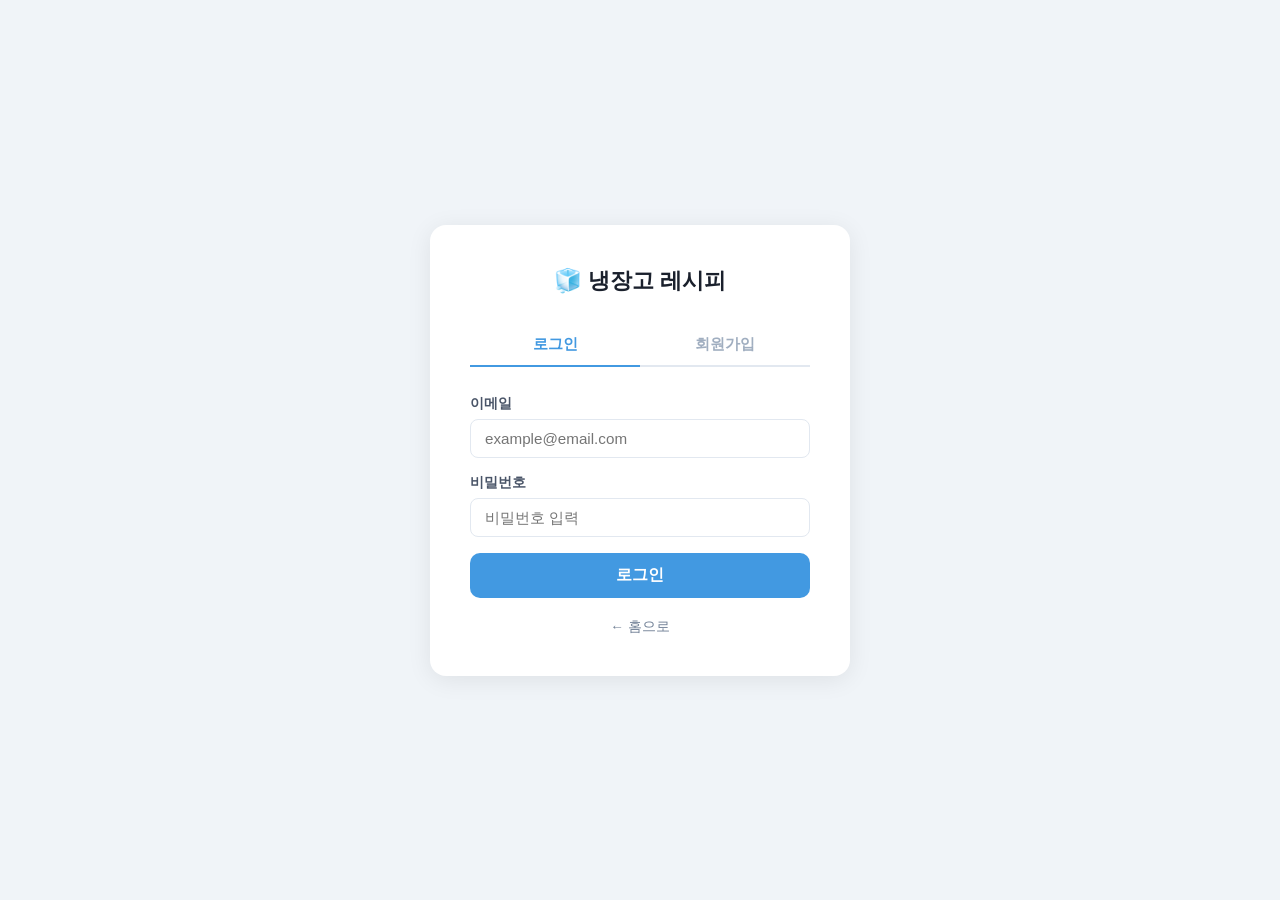
<file: study04/templates/auth.html>
<!-- Created: 2026-03-24 22:22:41 -->
<!DOCTYPE html>
<html lang="ko">
<head>
  <meta charset="UTF-8" />
  <meta name="viewport" content="width=device-width, initial-scale=1.0" />
  <title>로그인 / 회원가입</title>
  <style>
    * { box-sizing: border-box; margin: 0; padding: 0; }
    body {
      font-family: -apple-system, BlinkMacSystemFont, "Segoe UI", sans-serif;
      background: #f0f4f8;
      min-height: 100vh;
      display: flex;
      align-items: center;
      justify-content: center;
      padding: 24px;
    }
    .card {
      background: #fff;
      border-radius: 16px;
      box-shadow: 0 4px 24px rgba(0,0,0,0.08);
      padding: 40px;
      width: 100%;
      max-width: 420px;
    }
    h1 { font-size: 1.4rem; font-weight: 700; color: #1a202c; margin-bottom: 28px; text-align: center; }

    .tabs { display: flex; margin-bottom: 28px; border-bottom: 2px solid #e2e8f0; }
    .tab {
      flex: 1;
      text-align: center;
      padding: 10px;
      cursor: pointer;
      font-weight: 600;
      font-size: 0.95rem;
      color: #a0aec0;
      border-bottom: 2px solid transparent;
      margin-bottom: -2px;
      transition: color 0.2s, border-color 0.2s;
    }
    .tab.active { color: #4299e1; border-bottom-color: #4299e1; }

    .form-section { display: none; }
    .form-section.active { display: block; }

    label { display: block; font-size: 0.85rem; font-weight: 600; color: #4a5568; margin-bottom: 6px; }
    input[type=email], input[type=password], input[type=text] {
      width: 100%;
      padding: 10px 14px;
      border: 1px solid #e2e8f0;
      border-radius: 8px;
      font-size: 0.95rem;
      outline: none;
      margin-bottom: 16px;
    }
    input:focus { border-color: #4299e1; }

    .submit-btn {
      width: 100%;
      padding: 12px;
      background: #4299e1;
      color: #fff;
      border: none;
      border-radius: 10px;
      font-size: 1rem;
      font-weight: 700;
      cursor: pointer;
      transition: background 0.2s;
    }
    .submit-btn:hover { background: #3182ce; }
    .submit-btn:disabled { background: #a0aec0; cursor: not-allowed; }

    .error {
      display: none;
      margin-top: 12px;
      padding: 10px 14px;
      background: #fff5f5;
      border: 1px solid #fed7d7;
      border-radius: 8px;
      color: #c53030;
      font-size: 0.88rem;
    }
    .back-link {
      display: block;
      text-align: center;
      margin-top: 20px;
      font-size: 0.85rem;
      color: #718096;
      cursor: pointer;
    }
    .back-link:hover { color: #4a5568; }
  </style>
</head>
<body>
  <div class="card">
    <h1>🧊 냉장고 레시피</h1>

    <div class="tabs">
      <div class="tab active" data-tab="login">로그인</div>
      <div class="tab" data-tab="register">회원가입</div>
    </div>

    <!-- 로그인 -->
    <div class="form-section active" id="login-section">
      <label>이메일</label>
      <input type="email" id="login-email" placeholder="example@email.com" />
      <label>비밀번호</label>
      <input type="password" id="login-pw" placeholder="비밀번호 입력" />
      <button class="submit-btn" id="login-btn">로그인</button>
      <div class="error" id="login-error"></div>
    </div>

    <!-- 회원가입 -->
    <div class="form-section" id="register-section">
      <label>닉네임</label>
      <input type="text" id="reg-nickname" placeholder="표시할 이름" />
      <label>이메일</label>
      <input type="email" id="reg-email" placeholder="example@email.com" />
      <label>비밀번호</label>
      <input type="password" id="reg-pw" placeholder="6자 이상" />
      <label>비밀번호 확인</label>
      <input type="password" id="reg-pw-confirm" placeholder="비밀번호를 다시 입력해 주세요" />
      <button class="submit-btn" id="register-btn">회원가입</button>
      <div class="error" id="register-error"></div>
    </div>

    <span class="back-link" onclick="window.location.href='/'">← 홈으로</span>
  </div>

  <script>
    // 이미 로그인 상태라면 프로필로 이동
    if (localStorage.getItem('token')) window.location.href = '/profile';

    const rawRedirect = new URLSearchParams(location.search).get('redirect') || '/profile';
    // Open Redirect 방지: 같은 오리진의 경로만 허용
    const redirect = rawRedirect.startsWith('/') && !rawRedirect.startsWith('//') ? rawRedirect : '/profile';

    // 탭 전환
    document.querySelectorAll('.tab').forEach(tab => {
      tab.addEventListener('click', () => {
        document.querySelectorAll('.tab').forEach(t => t.classList.remove('active'));
        document.querySelectorAll('.form-section').forEach(s => s.classList.remove('active'));
        tab.classList.add('active');
        document.getElementById(tab.dataset.tab + '-section').classList.add('active');
      });
    });

    // 로그인
    document.getElementById('login-btn').addEventListener('click', async () => {
      const email = document.getElementById('login-email').value.trim();
      const password = document.getElementById('login-pw').value;
      const errEl = document.getElementById('login-error');
      errEl.style.display = 'none';

      try {
        const res = await fetch('/api/auth/login', {
          method: 'POST',
          headers: { 'Content-Type': 'application/json' },
          body: JSON.stringify({ email, password })
        });
        const data = await res.json();
        if (!res.ok) throw new Error(data.error);
        localStorage.setItem('token', data.token);
        window.location.href = redirect;
      } catch (e) {
        errEl.textContent = e.message;
        errEl.style.display = 'block';
      }
    });

    // 비밀번호 확인 실시간 검증
    document.getElementById('reg-pw-confirm').addEventListener('input', () => {
      const pw = document.getElementById('reg-pw').value;
      const confirm = document.getElementById('reg-pw-confirm').value;
      const errEl = document.getElementById('register-error');
      if (confirm && pw !== confirm) {
        errEl.textContent = '비밀번호가 일치하지 않습니다.';
        errEl.style.display = 'block';
      } else {
        errEl.style.display = 'none';
      }
    });

    // 회원가입
    document.getElementById('register-btn').addEventListener('click', async () => {
      const nickname = document.getElementById('reg-nickname').value.trim();
      const email = document.getElementById('reg-email').value.trim();
      const password = document.getElementById('reg-pw').value;
      const passwordConfirm = document.getElementById('reg-pw-confirm').value;
      const errEl = document.getElementById('register-error');
      errEl.style.display = 'none';

      if (password.length < 6) {
        errEl.textContent = '비밀번호는 6자 이상이어야 합니다.';
        errEl.style.display = 'block';
        return;
      }

      if (password !== passwordConfirm) {
        errEl.textContent = '비밀번호가 일치하지 않습니다. 다시 확인해 주세요.';
        errEl.style.display = 'block';
        document.getElementById('reg-pw-confirm').focus();
        return;
      }

      try {
        const res = await fetch('/api/auth/register', {
          method: 'POST',
          headers: { 'Content-Type': 'application/json' },
          body: JSON.stringify({ email, password, nickname })
        });
        const data = await res.json();
        if (!res.ok) throw new Error(data.error);
        localStorage.setItem('token', data.token);
        window.location.href = redirect;
      } catch (e) {
        errEl.textContent = e.message;
        errEl.style.display = 'block';
      }
    });

    // Enter 키 지원
    document.addEventListener('keydown', e => {
      if (e.key !== 'Enter') return;
      const activeSection = document.querySelector('.form-section.active').id;
      if (activeSection === 'login-section') document.getElementById('login-btn').click();
      else document.getElementById('register-btn').click();
    });
  </script>
</body>
</html>
</file>
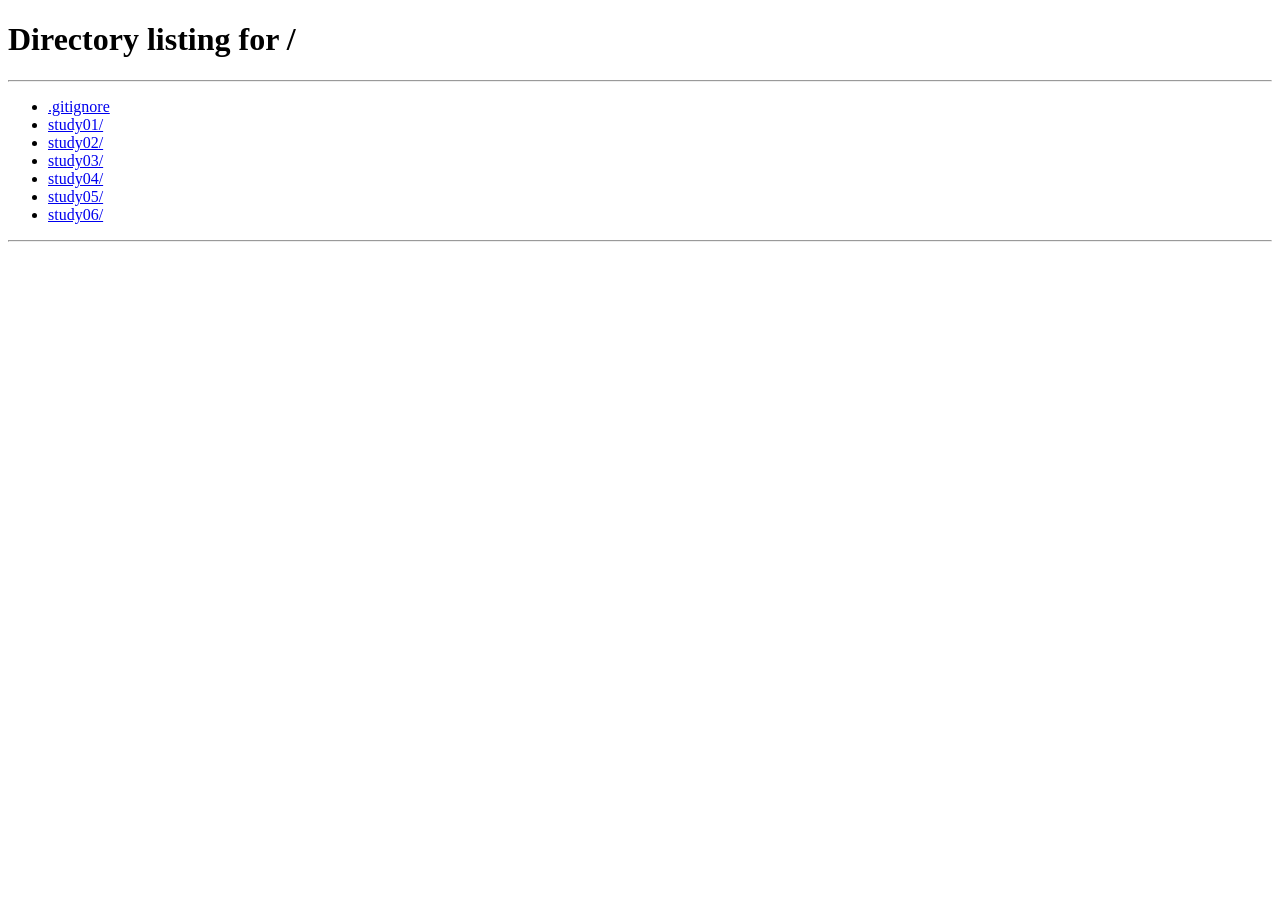
<file: study04/templates/recipes.html>
<!-- Created: 2026-03-24 22:19:38 -->
<!DOCTYPE html>
<html lang="ko">
<head>
  <meta charset="UTF-8" />
  <meta name="viewport" content="width=device-width, initial-scale=1.0" />
  <title>추천 레시피</title>
  <style>
    * { box-sizing: border-box; margin: 0; padding: 0; }

    body {
      font-family: -apple-system, BlinkMacSystemFont, "Segoe UI", sans-serif;
      background: #f0f4f8;
      min-height: 100vh;
      padding: 32px 24px;
    }

    .container {
      max-width: 720px;
      margin: 0 auto;
    }

    header {
      margin-bottom: 28px;
    }
    header h1 { font-size: 1.5rem; font-weight: 700; color: #1a202c; }
    header p { margin-top: 6px; font-size: 0.9rem; color: #718096; }

    .ingredient-tags {
      display: flex;
      flex-wrap: wrap;
      gap: 6px;
      margin-top: 10px;
    }
    .ingredient-tag {
      background: #ebf8ff;
      color: #2b6cb0;
      border: 1px solid #bee3f8;
      border-radius: 20px;
      padding: 4px 12px;
      font-size: 0.82rem;
    }

    /* 로딩 */
    #loading {
      text-align: center;
      padding: 60px 0;
      color: #4299e1;
      font-weight: 600;
      font-size: 1rem;
    }
    .spinner {
      display: inline-block;
      width: 28px; height: 28px;
      border: 3px solid #bee3f8;
      border-top-color: #4299e1;
      border-radius: 50%;
      animation: spin 0.8s linear infinite;
      margin-right: 10px;
      vertical-align: middle;
    }
    @keyframes spin { to { transform: rotate(360deg); } }

    /* 에러 */
    #error-msg {
      display: none;
      padding: 16px;
      background: #fff5f5;
      border: 1px solid #fed7d7;
      border-radius: 10px;
      color: #c53030;
      font-size: 0.9rem;
    }

    /* 레시피 카드 그리드 */
    #recipe-grid {
      display: none;
      grid-template-columns: repeat(auto-fill, minmax(200px, 1fr));
      gap: 16px;
    }

    .recipe-card {
      background: #fff;
      border-radius: 14px;
      box-shadow: 0 2px 12px rgba(0,0,0,0.07);
      padding: 24px 20px;
      cursor: pointer;
      transition: transform 0.15s, box-shadow 0.15s;
    }
    .recipe-card:hover {
      transform: translateY(-3px);
      box-shadow: 0 6px 20px rgba(0,0,0,0.12);
    }
    .recipe-card h2 { font-size: 1.05rem; font-weight: 700; color: #2d3748; margin-bottom: 10px; }
    .recipe-meta { display: flex; gap: 10px; flex-wrap: wrap; }
    .badge {
      font-size: 0.78rem;
      padding: 3px 10px;
      border-radius: 12px;
      font-weight: 600;
    }
    .badge-time { background: #fefcbf; color: #744210; }
    .badge-easy { background: #c6f6d5; color: #22543d; }
    .badge-medium { background: #feebc8; color: #744210; }
    .badge-hard { background: #fed7d7; color: #742a2a; }

    .detail-btn {
      margin-top: 16px;
      width: 100%;
      padding: 9px;
      background: #4299e1;
      color: #fff;
      border: none;
      border-radius: 8px;
      font-size: 0.88rem;
      font-weight: 600;
      cursor: pointer;
    }
    .detail-btn:hover { background: #3182ce; }

    /* 다시 추천받기 */
    #retry-btn {
      display: none;
      margin-top: 28px;
      padding: 12px 28px;
      background: #fff;
      border: 2px solid #4299e1;
      color: #4299e1;
      border-radius: 10px;
      font-size: 0.95rem;
      font-weight: 700;
      cursor: pointer;
      transition: background 0.2s;
    }
    #retry-btn:hover { background: #ebf8ff; }
    #retry-btn:disabled { border-color: #a0aec0; color: #a0aec0; cursor: not-allowed; background: #fff; }
    #save-btn:disabled { background: #68d391; cursor: not-allowed; }
    #modal-retry-btn:disabled { opacity: 0.6; cursor: not-allowed; }

    /* 토스트 메시지 */
    #toast {
      display: none;
      position: fixed;
      bottom: 28px;
      left: 50%;
      transform: translateX(-50%);
      background: #2d3748;
      color: #fff;
      padding: 12px 24px;
      border-radius: 10px;
      font-size: 0.92rem;
      font-weight: 600;
      z-index: 200;
      box-shadow: 0 4px 16px rgba(0,0,0,0.18);
      white-space: nowrap;
    }
    #toast.error { background: #c53030; }

    /* 뒤로가기 */
    #back-btn {
      display: inline-flex;
      align-items: center;
      gap: 6px;
      color: #718096;
      font-size: 0.88rem;
      cursor: pointer;
      margin-bottom: 20px;
      background: none;
      border: none;
    }
    #back-btn:hover { color: #4a5568; }

    /* 모달 */
    #modal-overlay {
      display: none;
      position: fixed;
      inset: 0;
      background: rgba(0,0,0,0.45);
      z-index: 100;
      align-items: center;
      justify-content: center;
      padding: 24px;
    }
    #modal-overlay.open { display: flex; }

    #modal {
      background: #fff;
      border-radius: 16px;
      padding: 32px;
      max-width: 520px;
      width: 100%;
      max-height: 85vh;
      overflow-y: auto;
      position: relative;
    }

    #modal h2 { font-size: 1.3rem; font-weight: 700; color: #1a202c; margin-bottom: 6px; }
    #modal .modal-meta { display: flex; gap: 8px; margin-bottom: 20px; }

    #modal h3 { font-size: 0.95rem; font-weight: 700; color: #4a5568; margin: 16px 0 8px; }
    #modal ul { padding-left: 18px; }
    #modal ul li { font-size: 0.9rem; color: #4a5568; margin-bottom: 4px; }
    #modal ol { padding-left: 18px; }
    #modal ol li { font-size: 0.9rem; color: #4a5568; margin-bottom: 6px; line-height: 1.5; }

    .modal-actions {
      display: flex;
      gap: 10px;
      margin-top: 24px;
    }
    .modal-actions button {
      flex: 1;
      padding: 12px;
      border-radius: 10px;
      font-size: 0.92rem;
      font-weight: 700;
      cursor: pointer;
      border: none;
    }
    #save-btn { background: #48bb78; color: #fff; }
    #save-btn:hover { background: #38a169; }
    #modal-retry-btn { background: #edf2f7; color: #4a5568; }
    #modal-retry-btn:hover { background: #e2e8f0; }

    #modal-close {
      position: absolute;
      top: 16px; right: 20px;
      background: none;
      border: none;
      font-size: 1.4rem;
      color: #a0aec0;
      cursor: pointer;
    }
    #modal-close:hover { color: #4a5568; }
  </style>
</head>
<body>
  <div class="container">
    <div style="display:flex;justify-content:space-between;align-items:center;margin-bottom:8px;">
      <button id="back-btn">← 재료 다시 선택</button>
      <button onclick="window.location.href=localStorage.getItem('token')?'/profile':'/auth'"
        style="background:none;border:none;font-size:0.88rem;color:#718096;cursor:pointer;">
        👤 내 프로필
      </button>
    </div>

    <header>
      <h1>🍳 추천 레시피</h1>
      <p>인식된 재료</p>
      <div class="ingredient-tags" id="ingredient-tags"></div>
    </header>

    <div id="loading"><span class="spinner"></span>레시피를 생성 중입니다...</div>
    <div id="error-msg"></div>
    <div id="recipe-grid"></div>
    <button id="retry-btn">🔄 다시 추천받기</button>
  </div>

  <!-- 상세 모달 -->
  <div id="modal-overlay">
    <div id="modal">
      <button id="modal-close">×</button>
      <h2 id="modal-name"></h2>
      <div class="modal-meta" id="modal-meta"></div>
      <h3>재료</h3>
      <ul id="modal-ingredients"></ul>
      <h3>조리법</h3>
      <ol id="modal-steps"></ol>
      <div class="modal-actions">
        <button id="save-btn">저장하기</button>
        <button id="modal-retry-btn">🔄 다시 추천받기</button>
      </div>
    </div>
  </div>

  <!-- 토스트 -->
  <div id="toast"></div>

  <script>
    let ingredients = [];
    let currentRecipe = null;

    // 토스트 헬퍼
    let toastTimer = null;
    function showToast(msg, isError = false) {
      const toast = document.getElementById('toast');
      toast.textContent = msg;
      toast.className = isError ? 'error' : '';
      toast.style.display = 'block';
      if (toastTimer) clearTimeout(toastTimer);
      toastTimer = setTimeout(() => { toast.style.display = 'none'; }, 3000);
    }

    // 재료 불러오기
    const stored = sessionStorage.getItem('ingredients');
    if (!stored) {
      window.location.href = '/';
    } else {
      ingredients = JSON.parse(stored);
      renderIngredientTags();
      fetchRecipes();
    }

    // 로그인 후 pendingRecipe 자동 저장
    const token = localStorage.getItem('token');
    const pendingRaw = sessionStorage.getItem('pendingRecipe');
    if (token && pendingRaw) {
      sessionStorage.removeItem('pendingRecipe');
      (async () => {
        try {
          const pending = JSON.parse(pendingRaw);
          const res = await fetch('/api/recipes/saved', {
            method: 'POST',
            headers: { 'Content-Type': 'application/json', 'Authorization': `Bearer ${token}` },
            body: JSON.stringify(pending)
          });
          const data = await res.json();
          if (!res.ok) throw new Error(data.error);
          showToast('이전에 보던 레시피를 저장했습니다!');
        } catch (e) {
          showToast('이전 레시피 저장에 실패했습니다: ' + e.message, true);
        }
      })();
    }

    document.getElementById('back-btn').addEventListener('click', () => {
      window.location.href = '/';
    });

    // XSS 방지: createElement + textContent 사용
    function renderIngredientTags() {
      const el = document.getElementById('ingredient-tags');
      el.innerHTML = '';
      ingredients.forEach(i => {
        const span = document.createElement('span');
        span.className = 'ingredient-tag';
        span.textContent = i;
        el.appendChild(span);
      });
    }

    async function fetchRecipes() {
      const retryBtn = document.getElementById('retry-btn');
      const modalRetryBtn = document.getElementById('modal-retry-btn');
      document.getElementById('loading').style.display = 'block';
      document.getElementById('recipe-grid').style.display = 'none';
      retryBtn.style.display = 'none';
      document.getElementById('error-msg').style.display = 'none';

      // 중복 클릭 방지
      retryBtn.disabled = true;
      retryBtn.textContent = '레시피 생성 중...';
      modalRetryBtn.disabled = true;

      try {
        const fetchToken = localStorage.getItem('token');
        const fetchHeaders = { 'Content-Type': 'application/json' };
        if (fetchToken) fetchHeaders['Authorization'] = `Bearer ${fetchToken}`;
        const res = await fetch('/api/recipes', {
          method: 'POST',
          headers: fetchHeaders,
          body: JSON.stringify({ ingredients })
        });
        const data = await res.json();
        if (!res.ok || data.error) throw new Error(data.error || '레시피 생성 실패');
        renderRecipes(data.recipes);
      } catch (e) {
        document.getElementById('error-msg').textContent = e.message;
        document.getElementById('error-msg').style.display = 'block';
      } finally {
        document.getElementById('loading').style.display = 'none';
        retryBtn.style.display = 'inline-block';
        retryBtn.disabled = false;
        retryBtn.textContent = '🔄 다시 추천받기';
        modalRetryBtn.disabled = false;
      }
    }

    // XSS 방지: createElement + textContent 사용
    function renderRecipes(recipes) {
      const grid = document.getElementById('recipe-grid');
      grid.innerHTML = '';
      recipes.forEach(recipe => {
        const diffClass = recipe.difficulty === '쉬움' ? 'badge-easy'
                        : recipe.difficulty === '어려움' ? 'badge-hard' : 'badge-medium';
        const card = document.createElement('div');
        card.className = 'recipe-card';

        const h2 = document.createElement('h2');
        h2.textContent = recipe.name;

        const meta = document.createElement('div');
        meta.className = 'recipe-meta';

        const timeBadge = document.createElement('span');
        timeBadge.className = 'badge badge-time';
        timeBadge.textContent = `⏱ ${recipe.time}분`;

        const diffBadge = document.createElement('span');
        diffBadge.className = `badge ${diffClass}`;
        diffBadge.textContent = recipe.difficulty;

        meta.appendChild(timeBadge);
        meta.appendChild(diffBadge);

        const btn = document.createElement('button');
        btn.className = 'detail-btn';
        btn.textContent = '상세보기';
        btn.addEventListener('click', () => openModal(recipe));

        card.appendChild(h2);
        card.appendChild(meta);
        card.appendChild(btn);
        grid.appendChild(card);
      });
      grid.style.display = 'grid';
    }

    // XSS 방지: createElement + textContent 사용
    function openModal(recipe) {
      currentRecipe = recipe;
      document.getElementById('modal-name').textContent = recipe.name;

      const diffClass = recipe.difficulty === '쉬움' ? 'badge-easy'
                      : recipe.difficulty === '어려움' ? 'badge-hard' : 'badge-medium';

      const modalMeta = document.getElementById('modal-meta');
      modalMeta.innerHTML = '';
      const timeBadge = document.createElement('span');
      timeBadge.className = 'badge badge-time';
      timeBadge.textContent = `⏱ ${recipe.time}분`;
      const diffBadge = document.createElement('span');
      diffBadge.className = `badge ${diffClass}`;
      diffBadge.textContent = recipe.difficulty;
      modalMeta.appendChild(timeBadge);
      modalMeta.appendChild(diffBadge);

      const ingList = document.getElementById('modal-ingredients');
      ingList.innerHTML = '';
      recipe.ingredients.forEach(i => {
        const li = document.createElement('li');
        li.textContent = i;
        ingList.appendChild(li);
      });

      const stepList = document.getElementById('modal-steps');
      stepList.innerHTML = '';
      recipe.steps.forEach(s => {
        const li = document.createElement('li');
        li.textContent = s.replace(/^\d+\.\s*/, '');
        stepList.appendChild(li);
      });

      document.getElementById('modal-overlay').classList.add('open');
    }

    function closeModal() {
      document.getElementById('modal-overlay').classList.remove('open');
      const saveBtn = document.getElementById('save-btn');
      saveBtn.disabled = false;
      saveBtn.textContent = '저장하기';
    }

    document.getElementById('modal-close').addEventListener('click', closeModal);
    document.getElementById('modal-overlay').addEventListener('click', e => {
      if (e.target === document.getElementById('modal-overlay')) closeModal();
    });

    // ESC 키로 모달 닫기
    document.addEventListener('keydown', e => {
      if (e.key === 'Escape') closeModal();
    });

    document.getElementById('retry-btn').addEventListener('click', fetchRecipes);
    document.getElementById('modal-retry-btn').addEventListener('click', () => {
      closeModal();
      fetchRecipes();
    });

    document.getElementById('save-btn').addEventListener('click', async () => {
      if (!currentRecipe) return;
      const saveToken = localStorage.getItem('token');
      if (!saveToken) {
        sessionStorage.setItem('pendingRecipe', JSON.stringify(currentRecipe));
        window.location.href = '/auth?redirect=/recipes';
        return;
      }
      const saveBtn = document.getElementById('save-btn');
      saveBtn.disabled = true;
      saveBtn.textContent = '저장 중...';
      try {
        const res = await fetch('/api/recipes/saved', {
          method: 'POST',
          headers: { 'Content-Type': 'application/json', 'Authorization': `Bearer ${saveToken}` },
          body: JSON.stringify(currentRecipe)
        });
        const data = await res.json();
        if (!res.ok) throw new Error(data.error);
        closeModal();
        showToast(`"${currentRecipe.name}" 저장 완료! 프로필에서 확인할 수 있습니다.`);
      } catch (e) {
        showToast(e.message, true);
        saveBtn.disabled = false;
        saveBtn.textContent = '저장하기';
      }
    });
  </script>
</body>
</html>
</file>
<file: study02/todo-app/styles.css>
/* Created: 2026-03-19 21:02:50 */
:root {
  --color-work: #3B82F6;
  --color-personal: #22C55E;
  --color-study: #F97316;
  --color-primary: #1F4E79;

  /* Light mode tokens */
  --bg-body: #F1F5F9;
  --bg-card: #ffffff;
  --bg-input: #ffffff;
  --text-main: #1E293B;
  --text-sub: #64748B;
  --text-tab: #475569;
  --border: #CBD5E1;
  --progress-track: #E5E7EB;
  --shadow: 0 1px 4px rgba(0, 0, 0, 0.08);
}

body.dark {
  --color-primary: #60A5FA;
  --bg-body: #0F172A;
  --bg-card: #1E293B;
  --bg-input: #1E293B;
  --text-main: #F1F5F9;
  --text-sub: #94A3B8;
  --text-tab: #94A3B8;
  --border: #334155;
  --progress-track: #334155;
  --shadow: 0 1px 4px rgba(0, 0, 0, 0.4);
}

* {
  box-sizing: border-box;
  margin: 0;
  padding: 0;
}

body {
  font-family: 'Segoe UI', sans-serif;
  background: var(--bg-body);
  color: var(--text-main);
  padding: 24px 16px;
  transition: background 0.3s, color 0.3s;
}

.container {
  max-width: 680px;
  margin: 0 auto;
}

/* Header */
header {
  margin-bottom: 20px;
}

.header-top {
  display: flex;
  align-items: center;
  justify-content: space-between;
}

header h1 {
  font-size: 1.8rem;
  color: var(--color-primary);
}

#theme-toggle {
  background: none;
  border: 1px solid var(--border);
  border-radius: 8px;
  padding: 6px 10px;
  font-size: 1.1rem;
  cursor: pointer;
  transition: background 0.2s;
}

#theme-toggle:hover {
  background: var(--bg-card);
}

header #today-date {
  font-size: 0.9rem;
  color: var(--text-sub);
  margin-top: 4px;
}

/* Progress */
#progress-section {
  margin-bottom: 20px;
}

#progress-text {
  font-size: 0.85rem;
  color: var(--text-sub);
  margin-bottom: 4px;
}

#progress-bar {
  background: var(--progress-track);
  border-radius: 10px;
  height: 10px;
  overflow: hidden;
  margin: 8px 0;
}

#progress-fill {
  height: 100%;
  width: 0%;
  background: var(--color-primary);
  border-radius: 10px;
  transition: width 0.4s ease, background 0.4s ease;
}

/* Input */
.input-section {
  display: flex;
  gap: 8px;
  margin-bottom: 16px;
}

#todo-input {
  flex: 1;
  padding: 10px 14px;
  border: 1px solid var(--border);
  border-radius: 8px;
  font-size: 0.95rem;
  outline: none;
  background: var(--bg-input);
  color: var(--text-main);
}

#todo-input:focus {
  border-color: var(--color-primary);
}

#category-select {
  padding: 10px;
  border: 1px solid var(--border);
  border-radius: 8px;
  font-size: 0.9rem;
  outline: none;
  cursor: pointer;
  background: var(--bg-input);
  color: var(--text-main);
}

#add-btn {
  padding: 10px 18px;
  background: var(--color-primary);
  color: #fff;
  border: none;
  border-radius: 8px;
  font-size: 0.95rem;
  cursor: pointer;
}

#add-btn:hover {
  opacity: 0.88;
}

/* Filter tabs */
.filter-section {
  display: flex;
  gap: 8px;
  margin-bottom: 16px;
}

.tab-btn {
  padding: 7px 16px;
  border: none;
  background: none;
  font-size: 0.9rem;
  cursor: pointer;
  color: var(--text-tab);
}

.tab-btn.active {
  background: var(--color-primary);
  color: white;
  border-radius: 20px;
}

/* Category badge */
.badge {
  display: inline-block;
  font-size: 12px;
  font-weight: 600;
  padding: 2px 8px;
  border-radius: 4px;
  color: #fff;
  white-space: nowrap;
}

/* Empty message */
.empty-msg {
  text-align: center;
  padding: 40px 0;
  color: #94A3B8;
  font-size: 1rem;
}

/* Todo list */
#todo-list {
  list-style: none;
  display: flex;
  flex-direction: column;
  gap: 10px;
  margin-bottom: 24px;
}

.todo-card {
  display: flex;
  align-items: center;
  gap: 12px;
  background: var(--bg-card);
  padding: 14px 16px;
  border-radius: 8px;
  box-shadow: var(--shadow);
  border-left: 4px solid transparent;
  transition: background 0.3s;
}

.todo-card[data-category="work"]     { border-left-color: var(--color-work); }
.todo-card[data-category="personal"] { border-left-color: var(--color-personal); }
.todo-card[data-category="study"]    { border-left-color: var(--color-study); }

.todo-card input[type="checkbox"] {
  width: 18px;
  height: 18px;
  cursor: pointer;
}

.todo-card .todo-text {
  flex: 1;
  font-size: 0.95rem;
}

.todo-card .editable {
  cursor: pointer;
}

.todo-card .editable:hover {
  text-decoration: underline dotted #94A3B8;
}

.edit-input {
  flex: 1;
  font-size: 0.95rem;
  border: 1px solid var(--color-primary);
  border-radius: 4px;
  padding: 2px 6px;
  outline: none;
  background: var(--bg-input);
  color: var(--text-main);
}

.todo-card.completed .todo-text {
  text-decoration: line-through;
  opacity: 0.5;
}

.todo-card .delete-btn {
  background: none;
  border: none;
  color: #94A3B8;
  font-size: 1.1rem;
  cursor: pointer;
  padding: 2px 6px;
  border-radius: 4px;
}

.todo-card .delete-btn:hover {
  color: #EF4444;
}

/* Footer */
footer {
  display: flex;
  justify-content: center;
  gap: 10px;
  flex-wrap: wrap;
}

#clear-completed,
#export-btn {
  padding: 9px 20px;
  background: none;
  border: 1px solid var(--border);
  border-radius: 8px;
  color: var(--text-sub);
  font-size: 0.9rem;
  cursor: pointer;
}

#clear-completed:hover {
  background: #FEE2E2;
  border-color: #EF4444;
  color: #EF4444;
}

#export-btn:hover {
  background: var(--bg-card);
  border-color: var(--color-primary);
  color: var(--color-primary);
}

/* Responsive */
@media (max-width: 600px) {
  body { padding: 12px; }
  .input-section { flex-direction: column; gap: 8px; }
  #add-btn { width: 100%; }
  .filter-section { flex-wrap: wrap; }
}
</file>
<file: study02/web_version/styles.css>
/* Created: 2026-03-19 21:35:11 */
/* Desktop-optimized layout */
:root {
  --color-work:     #3B82F6;
  --color-personal: #22C55E;
  --color-study:    #F97316;
  --color-primary:  #1F4E79;

  --sidebar-width: 280px;

  /* Light mode */
  --bg-body:    #F1F5F9;
  --bg-sidebar: #1F4E79;
  --bg-card:    #ffffff;
  --bg-input:   #ffffff;
  --bg-main:    #F1F5F9;

  --text-main:    #1E293B;
  --text-sub:     #64748B;
  --text-sidebar: rgba(255,255,255,0.75);
  --text-sidebar-active: #ffffff;

  --border:          #CBD5E1;
  --border-sidebar:  rgba(255,255,255,0.15);
  --progress-track:  rgba(255,255,255,0.2);
  --progress-fill:   #ffffff;

  --shadow-card: 0 1px 3px rgba(0,0,0,0.08), 0 1px 2px rgba(0,0,0,0.04);
  --shadow-hover: 0 4px 12px rgba(0,0,0,0.10);
}

body.dark {
  --color-primary:  #60A5FA;
  --bg-body:    #0F172A;
  --bg-sidebar: #1E293B;
  --bg-card:    #1E293B;
  --bg-input:   #1E293B;
  --bg-main:    #0F172A;

  --text-main:    #F1F5F9;
  --text-sub:     #94A3B8;
  --text-sidebar: rgba(255,255,255,0.6);
  --text-sidebar-active: #ffffff;

  --border:          #334155;
  --border-sidebar:  rgba(255,255,255,0.1);
  --progress-track:  rgba(255,255,255,0.1);

  --shadow-card: 0 1px 3px rgba(0,0,0,0.3);
  --shadow-hover: 0 4px 12px rgba(0,0,0,0.4);
}

* {
  box-sizing: border-box;
  margin: 0;
  padding: 0;
}

body {
  font-family: 'Segoe UI', -apple-system, BlinkMacSystemFont, sans-serif;
  background: var(--bg-body);
  color: var(--text-main);
  height: 100vh;
  overflow: hidden;
  transition: background 0.3s, color 0.3s;
}

/* ── Layout ───────────────────────────── */
.layout {
  display: flex;
  height: 100vh;
}

/* ── Sidebar ──────────────────────────── */
.sidebar {
  width: var(--sidebar-width);
  flex-shrink: 0;
  background: var(--bg-sidebar);
  display: flex;
  flex-direction: column;
  padding: 32px 24px;
  gap: 32px;
  transition: background 0.3s;
}

.sidebar-top {
  display: flex;
  flex-direction: column;
  gap: 6px;
}

.brand {
  display: flex;
  align-items: center;
  justify-content: space-between;
}

.brand h1 {
  font-size: 1.5rem;
  font-weight: 700;
  color: #ffffff;
  letter-spacing: -0.3px;
}

#theme-toggle {
  background: var(--border-sidebar);
  border: 1px solid var(--border-sidebar);
  border-radius: 8px;
  padding: 6px 10px;
  font-size: 1rem;
  cursor: pointer;
  color: #ffffff;
  transition: background 0.2s;
  flex-shrink: 0;
}

#theme-toggle:hover {
  background: rgba(255,255,255,0.2);
}

#today-date {
  font-size: 0.8rem;
  color: var(--text-sidebar);
}

/* Progress in sidebar */
.sidebar-progress {
  display: flex;
  flex-direction: column;
  gap: 8px;
}

#progress-text {
  font-size: 0.8rem;
  color: var(--text-sidebar);
}

#progress-bar {
  background: var(--progress-track);
  border-radius: 10px;
  height: 6px;
  overflow: hidden;
}

#progress-fill {
  height: 100%;
  width: 0%;
  background: var(--progress-fill);
  border-radius: 10px;
  transition: width 0.4s ease, background 0.4s ease;
}

#progress-stats {
  display: flex;
  gap: 12px;
}

.stat-item {
  display: flex;
  flex-direction: column;
  gap: 2px;
}

.stat-value {
  font-size: 1.4rem;
  font-weight: 700;
  color: #ffffff;
  line-height: 1;
}

.stat-label {
  font-size: 0.72rem;
  color: var(--text-sidebar);
  text-transform: uppercase;
  letter-spacing: 0.5px;
}

/* Filters in sidebar */
.sidebar-filters {
  display: flex;
  flex-direction: column;
  gap: 4px;
  flex: 1;
}

.filter-label {
  font-size: 0.72rem;
  text-transform: uppercase;
  letter-spacing: 0.8px;
  color: var(--text-sidebar);
  margin-bottom: 6px;
  padding-left: 12px;
}

.tab-btn {
  display: flex;
  align-items: center;
  gap: 10px;
  width: 100%;
  padding: 10px 12px;
  border: none;
  background: none;
  border-radius: 8px;
  font-size: 0.92rem;
  cursor: pointer;
  color: var(--text-sidebar);
  text-align: left;
  transition: background 0.15s, color 0.15s;
}

.tab-btn:hover {
  background: rgba(255,255,255,0.1);
  color: #ffffff;
}

.tab-btn.active {
  background: rgba(255,255,255,0.15);
  color: #ffffff;
  font-weight: 600;
}

.tab-icon {
  font-size: 1rem;
  width: 20px;
  text-align: center;
}

/* Sidebar footer buttons */
.sidebar-footer {
  display: flex;
  flex-direction: column;
  gap: 8px;
}

.sidebar-footer button {
  width: 100%;
  padding: 9px 16px;
  background: none;
  border: 1px solid var(--border-sidebar);
  border-radius: 8px;
  color: var(--text-sidebar);
  font-size: 0.85rem;
  cursor: pointer;
  transition: background 0.2s, color 0.2s, border-color 0.2s;
  text-align: center;
}

#clear-completed:hover {
  background: rgba(239,68,68,0.15);
  border-color: rgba(239,68,68,0.5);
  color: #FCA5A5;
}

#export-btn:hover {
  background: rgba(255,255,255,0.1);
  color: #ffffff;
}

/* ── Main content ─────────────────────── */
.main {
  flex: 1;
  display: flex;
  flex-direction: column;
  overflow: hidden;
  background: var(--bg-main);
  transition: background 0.3s;
}

.main-header {
  padding: 32px 40px 24px;
  border-bottom: 1px solid var(--border);
  background: var(--bg-main);
  transition: background 0.3s, border-color 0.3s;
}

.main-header h2 {
  font-size: 1.3rem;
  font-weight: 600;
  color: var(--text-main);
  margin-bottom: 16px;
}

/* Input row */
.input-section {
  display: flex;
  gap: 10px;
  align-items: center;
}

#todo-input {
  flex: 1;
  padding: 11px 16px;
  border: 1px solid var(--border);
  border-radius: 8px;
  font-size: 0.95rem;
  outline: none;
  background: var(--bg-input);
  color: var(--text-main);
  transition: border-color 0.15s, background 0.3s;
}

#todo-input:focus {
  border-color: var(--color-primary);
  box-shadow: 0 0 0 3px rgba(31,78,121,0.08);
}

#category-select {
  padding: 11px 14px;
  border: 1px solid var(--border);
  border-radius: 8px;
  font-size: 0.9rem;
  outline: none;
  cursor: pointer;
  background: var(--bg-input);
  color: var(--text-main);
  white-space: nowrap;
}

#add-btn {
  padding: 11px 24px;
  background: var(--color-primary);
  color: #fff;
  border: none;
  border-radius: 8px;
  font-size: 0.95rem;
  font-weight: 600;
  cursor: pointer;
  white-space: nowrap;
  transition: opacity 0.15s, transform 0.1s;
}

#add-btn:hover  { opacity: 0.88; }
#add-btn:active { transform: scale(0.97); }

/* ── Todo list ────────────────────────── */
#todo-list {
  flex: 1;
  overflow-y: auto;
  padding: 24px 40px;
  list-style: none;
  display: flex;
  flex-direction: column;
  gap: 10px;
}

#todo-list::-webkit-scrollbar { width: 6px; }
#todo-list::-webkit-scrollbar-track { background: transparent; }
#todo-list::-webkit-scrollbar-thumb { background: var(--border); border-radius: 3px; }

/* Empty state */
.empty-msg {
  display: flex;
  flex-direction: column;
  align-items: center;
  justify-content: center;
  height: 300px;
  color: var(--text-sub);
  font-size: 0.95rem;
  gap: 8px;
}

.empty-msg::before {
  content: '📭';
  font-size: 2.5rem;
}

/* Todo card */
.todo-card {
  display: flex;
  align-items: center;
  gap: 14px;
  background: var(--bg-card);
  padding: 16px 20px;
  border-radius: 10px;
  box-shadow: var(--shadow-card);
  border-left: 4px solid transparent;
  transition: box-shadow 0.2s, background 0.3s, transform 0.15s;
}

.todo-card:hover {
  box-shadow: var(--shadow-hover);
  transform: translateY(-1px);
}

.todo-card[data-category="work"]     { border-left-color: var(--color-work); }
.todo-card[data-category="personal"] { border-left-color: var(--color-personal); }
.todo-card[data-category="study"]    { border-left-color: var(--color-study); }

.todo-card input[type="checkbox"] {
  width: 18px;
  height: 18px;
  cursor: pointer;
  accent-color: var(--color-primary);
  flex-shrink: 0;
}

.badge {
  display: inline-block;
  font-size: 11px;
  font-weight: 700;
  padding: 3px 9px;
  border-radius: 4px;
  color: #fff;
  white-space: nowrap;
  letter-spacing: 0.3px;
}

.todo-card .todo-text {
  flex: 1;
  font-size: 0.95rem;
  line-height: 1.5;
  color: var(--text-main);
}

.todo-card .editable {
  cursor: pointer;
}

.todo-card .editable:hover {
  text-decoration: underline dotted var(--text-sub);
}

.edit-input {
  flex: 1;
  font-size: 0.95rem;
  border: 1px solid var(--color-primary);
  border-radius: 4px;
  padding: 3px 8px;
  outline: none;
  background: var(--bg-input);
  color: var(--text-main);
  box-shadow: 0 0 0 3px rgba(31,78,121,0.08);
}

.todo-card.completed .todo-text {
  text-decoration: line-through;
  opacity: 0.45;
}

.todo-card .delete-btn {
  background: none;
  border: none;
  color: var(--text-sub);
  font-size: 1rem;
  cursor: pointer;
  padding: 4px 8px;
  border-radius: 4px;
  opacity: 0;
  transition: color 0.15s, opacity 0.15s;
  flex-shrink: 0;
}

.todo-card:hover .delete-btn {
  opacity: 1;
}

.todo-card .delete-btn:hover {
  color: #EF4444;
}

/* ── Responsive fallback (≤900px) ─────── */
@media (max-width: 900px) {
  body { overflow: auto; }

  .layout {
    flex-direction: column;
    height: auto;
    min-height: 100vh;
  }

  .sidebar {
    width: 100%;
    padding: 20px 20px 16px;
    gap: 16px;
    flex-direction: column;
  }

  .sidebar-filters {
    flex-direction: row;
    flex: unset;
    flex-wrap: wrap;
    gap: 6px;
  }

  .filter-label { display: none; }

  .tab-btn {
    width: auto;
    padding: 7px 14px;
  }

  .sidebar-footer {
    flex-direction: row;
    flex-wrap: wrap;
  }

  .sidebar-footer button { width: auto; }

  .main { overflow: visible; }
  #todo-list { overflow: visible; padding: 16px 20px; }
  .main-header { padding: 20px; }
}
</file>
<file: study03/quiz-game/style.css>
/* Created: 2026-03-19 22:05:52 */
/* ─── CSS 변수 ──────────────────────────────────────────────────────────────── */
:root {
  --color-primary:   #1B3A6B;
  --color-secondary: #2563A8;
  --color-correct:   #16A34A;
  --color-wrong:     #DC2626;
  --color-warning:   #D97706;

  --color-bg:        #F8FAFC;
  --color-surface:   #FFFFFF;
  --color-border:    #E2E8F0;
  --color-text:      #1E293B;
  --color-muted:     #64748B;

  --radius:  12px;
  --shadow:  0 4px 24px rgba(0, 0, 0, 0.08);
  --transition: 0.2s ease;
}

/* ─── 리셋 & 기본 ───────────────────────────────────────────────────────────── */
*, *::before, *::after {
  box-sizing: border-box;
  margin: 0;
  padding: 0;
}

body {
  font-family: 'Segoe UI', 'Apple SD Gothic Neo', sans-serif;
  background: var(--color-bg);
  color: var(--color-text);
  min-height: 100vh;
  display: flex;
  justify-content: center;
  align-items: flex-start;
  padding: 24px 16px;
}

/* ─── 레이아웃 ──────────────────────────────────────────────────────────────── */
.screen {
  display: none;
  width: 100%;
  max-width: 680px;
  margin: 0 auto;
}

.screen.active {
  display: block;
}

.card {
  background: var(--color-surface);
  border-radius: var(--radius);
  box-shadow: var(--shadow);
  padding: 32px 28px;
}

/* ─── 홈 화면 ───────────────────────────────────────────────────────────────── */
.app-title {
  font-size: 2.2rem;
  font-weight: 800;
  color: var(--color-primary);
  text-align: center;
  margin-bottom: 6px;
}

.app-subtitle {
  text-align: center;
  color: var(--color-muted);
  font-size: 0.95rem;
  margin-bottom: 24px;
}

.best-score {
  text-align: center;
  font-size: 0.9rem;
  font-weight: 600;
  color: var(--color-warning);
  background: #FEF3C7;
  border-radius: 8px;
  padding: 8px 12px;
  margin-bottom: 20px;
}

.mode-buttons {
  display: flex;
  flex-direction: column;
  gap: 12px;
  margin-bottom: 12px;
}

.category-buttons {
  display: grid;
  grid-template-columns: 1fr 1fr;
  gap: 10px;
}

/* ─── 버튼 ──────────────────────────────────────────────────────────────────── */
.btn {
  display: inline-flex;
  align-items: center;
  justify-content: center;
  gap: 8px;
  padding: 12px 20px;
  border: none;
  border-radius: var(--radius);
  font-size: 1rem;
  font-weight: 600;
  cursor: pointer;
  transition: background var(--transition), transform var(--transition),
              box-shadow var(--transition), opacity var(--transition);
  text-align: center;
}

.btn:hover {
  transform: translateY(-2px);
  box-shadow: 0 6px 16px rgba(0, 0, 0, 0.12);
}

.btn:active {
  transform: translateY(0);
  box-shadow: none;
}

.btn-full {
  width: 100%;
}

.btn-primary {
  background: var(--color-primary);
  color: #fff;
}

.btn-primary:hover {
  background: var(--color-secondary);
}

.btn-outline {
  background: transparent;
  color: var(--color-primary);
  border: 2px solid var(--color-border);
}

.btn-outline:hover {
  border-color: var(--color-secondary);
  color: var(--color-secondary);
  background: #EFF6FF;
}

.btn-category {
  background: color-mix(in srgb, var(--cat-color) 12%, white);
  color: var(--cat-color);
  border: 2px solid color-mix(in srgb, var(--cat-color) 30%, white);
  font-size: 0.9rem;
  padding: 12px 10px;
}

.btn-category:hover {
  background: color-mix(in srgb, var(--cat-color) 20%, white);
  box-shadow: 0 6px 16px color-mix(in srgb, var(--cat-color) 25%, transparent);
}

.badge {
  font-size: 0.72rem;
  font-weight: 700;
  background: rgba(255,255,255,0.25);
  border-radius: 20px;
  padding: 2px 8px;
}

/* ─── 퀴즈 화면 ─────────────────────────────────────────────────────────────── */
.quiz-header {
  display: flex;
  justify-content: space-between;
  align-items: center;
  margin-bottom: 16px;
}

.category-label {
  font-size: 0.8rem;
  font-weight: 700;
  letter-spacing: 0.05em;
  text-transform: uppercase;
  padding: 4px 10px;
  border-radius: 20px;
  background: #EFF6FF;
  color: var(--color-secondary);
}

.quiz-progress {
  font-size: 0.85rem;
  color: var(--color-muted);
  font-weight: 600;
}

.timer-wrap {
  position: relative;
  height: 10px;
  background: var(--color-border);
  border-radius: 99px;
  overflow: hidden;
  margin-bottom: 8px;
}

.timer-bar {
  height: 100%;
  width: 100%;
  background: var(--color-secondary);
  border-radius: 99px;
  transition: width 1s linear, background var(--transition);
}

.timer-bar.warning { background: var(--color-warning); }
.timer-bar.danger  { background: var(--color-wrong); }

.timer-text {
  position: absolute;
  right: 0;
  top: 14px;
  font-size: 0.75rem;
  font-weight: 700;
  color: var(--color-muted);
}

.quiz-score {
  text-align: right;
  font-size: 0.85rem;
  font-weight: 700;
  color: var(--color-primary);
  margin-bottom: 20px;
}

.quiz-question {
  font-size: 1.2rem;
  font-weight: 700;
  line-height: 1.55;
  margin-bottom: 24px;
  color: var(--color-text);
}

.options-list {
  display: flex;
  flex-direction: column;
  gap: 10px;
}

.option-btn {
  width: 100%;
  text-align: left;
  background: var(--color-bg);
  border: 2px solid var(--color-border);
  border-radius: var(--radius);
  padding: 14px 16px;
  font-size: 0.95rem;
  font-weight: 500;
  cursor: pointer;
  transition: border-color var(--transition), background var(--transition),
              transform var(--transition), box-shadow var(--transition);
  display: flex;
  align-items: center;
  gap: 12px;
  color: var(--color-text);
}

.option-btn:hover {
  border-color: var(--color-secondary);
  background: #EFF6FF;
  transform: translateX(4px);
}

.option-btn .option-number {
  display: inline-flex;
  align-items: center;
  justify-content: center;
  width: 28px;
  height: 28px;
  border-radius: 50%;
  background: var(--color-border);
  font-size: 0.8rem;
  font-weight: 700;
  flex-shrink: 0;
  transition: background var(--transition), color var(--transition);
}

.option-btn.correct {
  border-color: var(--color-correct);
  background: #F0FDF4;
  color: var(--color-correct);
}

.option-btn.correct .option-number { background: var(--color-correct); color: #fff; }

.option-btn.wrong {
  border-color: var(--color-wrong);
  background: #FEF2F2;
  color: var(--color-wrong);
}

.option-btn.wrong .option-number { background: var(--color-wrong); color: #fff; }

/* ─── 피드백 화면 ───────────────────────────────────────────────────────────── */
.feedback-icon {
  font-size: 3.5rem;
  text-align: center;
  margin-bottom: 12px;
}

.feedback-title {
  font-size: 1.5rem;
  font-weight: 800;
  text-align: center;
  margin-bottom: 8px;
}

.feedback-title.correct { color: var(--color-correct); }
.feedback-title.wrong   { color: var(--color-wrong); }

.feedback-answer {
  text-align: center;
  font-size: 0.95rem;
  color: var(--color-muted);
  margin-bottom: 16px;
}

.feedback-explanation-box {
  background: #F8FAFC;
  border-left: 4px solid var(--color-secondary);
  border-radius: 0 8px 8px 0;
  padding: 14px 16px;
  margin-bottom: 24px;
}

.feedback-explanation {
  font-size: 0.9rem;
  line-height: 1.6;
  color: var(--color-text);
}

/* ─── 결과 화면 ─────────────────────────────────────────────────────────────── */
.result-title {
  text-align: center;
  font-size: 1.5rem;
  font-weight: 800;
  color: var(--color-primary);
  margin-bottom: 16px;
}

.result-score {
  text-align: center;
  font-size: 3rem;
  font-weight: 900;
  color: var(--color-primary);
  margin-bottom: 8px;
}

.result-stats {
  text-align: center;
  font-size: 0.9rem;
  color: var(--color-muted);
  margin-bottom: 24px;
}

.nickname-wrap {
  margin-bottom: 20px;
}

.nickname-wrap label {
  display: block;
  font-size: 0.85rem;
  font-weight: 600;
  color: var(--color-muted);
  margin-bottom: 8px;
}

.nickname-row {
  display: flex;
  gap: 8px;
}

.nickname-input {
  flex: 1;
  padding: 11px 14px;
  border: 2px solid var(--color-border);
  border-radius: var(--radius);
  font-size: 0.95rem;
  color: var(--color-text);
  outline: none;
  transition: border-color var(--transition);
}

.nickname-input:focus { border-color: var(--color-secondary); }

.result-actions {
  display: flex;
  gap: 10px;
}

.result-actions .btn { flex: 1; font-size: 0.9rem; padding: 12px 8px; }

/* ─── 순위표 화면 ───────────────────────────────────────────────────────────── */
.ranking-title {
  text-align: center;
  font-size: 1.5rem;
  font-weight: 800;
  color: var(--color-primary);
  margin-bottom: 20px;
}

.ranking-list {
  list-style: none;
  display: flex;
  flex-direction: column;
  gap: 8px;
  margin-bottom: 24px;
  padding: 0;
}

.ranking-list li {
  display: flex;
  align-items: center;
  gap: 12px;
  padding: 12px 14px;
  background: var(--color-bg);
  border-radius: var(--radius);
  border: 1px solid var(--color-border);
}

.rank-number {
  font-size: 1rem;
  font-weight: 800;
  width: 28px;
  text-align: center;
  color: var(--color-muted);
}

.ranking-list li:nth-child(1) .rank-number { color: #D97706; font-size: 1.2rem; }
.ranking-list li:nth-child(2) .rank-number { color: #9CA3AF; }
.ranking-list li:nth-child(3) .rank-number { color: #92400E; }

.rank-name {
  flex: 1;
  font-weight: 600;
}

.rank-score {
  font-weight: 800;
  color: var(--color-primary);
}

.rank-empty {
  text-align: center;
  color: var(--color-muted);
  padding: 24px;
  font-size: 0.9rem;
}

/* ─── 퀴즈 화면 — 새 ID 기반 요소 ──────────────────────────────────────────── */
.category-badge {
  display: inline-block;
  padding: 4px 12px;
  border-radius: 20px;
  font-size: 0.78rem;
  font-weight: 700;
  letter-spacing: 0.04em;
  color: #fff;
}

.quiz-progress-text {
  font-size: 0.85rem;
  font-weight: 600;
  color: var(--color-muted);
}

#quiz-progress-bar {
  height: 6px;
  background: var(--color-border);
  border-radius: 99px;
  overflow: hidden;
  margin-bottom: 14px;
}

#quiz-progress-fill {
  height: 100%;
  background: var(--color-secondary);
  border-radius: 99px;
  transition: width 0.4s ease;
}

#quiz-timer-bar {
  height: 10px;
  background: var(--color-border);
  border-radius: 99px;
  overflow: hidden;
  margin-bottom: 6px;
}

#quiz-timer-fill {
  height: 100%;
  width: 100%;
  background: var(--color-secondary);
  border-radius: 99px;
  transition: width 1s linear, background 0.3s;
}

#quiz-timer-fill.pulse {
  animation: pulse 0.6s ease-in-out infinite;
}

.quiz-meta {
  display: flex;
  justify-content: space-between;
  align-items: center;
  margin-bottom: 20px;
}

.quiz-timer-text {
  font-size: 0.8rem;
  font-weight: 700;
  color: var(--color-muted);
}

.quiz-options {
  display: flex;
  flex-direction: column;
  gap: 10px;
}

/* ─── 정답·오답 강조 ─────────────────────────────────────────────────────────── */
.correct {
  background: var(--color-correct) !important;
  border-color: var(--color-correct) !important;
  color: #fff !important;
}

.wrong {
  background: var(--color-wrong) !important;
  border-color: var(--color-wrong) !important;
  color: #fff !important;
}

/* ─── 피드백 화면 — feedback-points ─────────────────────────────────────────── */
.feedback-points {
  text-align: center;
  font-size: 1.4rem;
  font-weight: 800;
  color: var(--color-correct);
  margin-bottom: 6px;
}

/* ─── 순위표 — rank-meta ─────────────────────────────────────────────────────── */
.rank-meta {
  font-size: 0.75rem;
  color: var(--color-muted);
  margin-left: auto;
  margin-right: 8px;
}

/* ─── 애니메이션 ──────────────────────────────────────────────────────────────── */
@keyframes pulse {
  0%, 100% { opacity: 1; }
  50%       { opacity: 0.4; }
}

/* ─── 결과 화면 — 추가 요소 ──────────────────────────────────────────────────── */
.result-correct {
  text-align: center;
  font-size: 1rem;
  color: var(--color-muted);
  margin-bottom: 8px;
}

.result-grade {
  display: block;
  width: fit-content;
  margin: 6px auto 20px;
  padding: 5px 18px;
  border-radius: 20px;
  color: #fff;
  font-size: 0.88rem;
  font-weight: 700;
  letter-spacing: 0.04em;
}

/* ─── 카테고리별 성적 표 ──────────────────────────────────────────────────────── */
.result-category-table {
  display: flex;
  flex-direction: column;
  gap: 9px;
  margin-bottom: 24px;
  padding: 16px;
  background: var(--color-bg);
  border-radius: var(--radius);
  border: 1px solid var(--color-border);
}

.cat-stat-row {
  display: grid;
  grid-template-columns: 5.5em 3em 1fr;
  align-items: center;
  gap: 10px;
  font-size: 0.85rem;
}

.cat-stat-name {
  font-weight: 600;
  color: var(--color-text);
}

.cat-stat-score {
  text-align: right;
  font-weight: 700;
  color: var(--color-primary);
  font-size: 0.82rem;
}

.cat-stat-bar-wrap {
  height: 8px;
  background: var(--color-border);
  border-radius: 99px;
  overflow: hidden;
}

.cat-stat-bar {
  height: 100%;
  border-radius: 99px;
  transition: width 0.6s ease;
}

/* ─── 순위표 — 추가 컬럼 ──────────────────────────────────────────────────────── */
.rank-accuracy {
  font-size: 0.78rem;
  color: var(--color-muted);
  min-width: 36px;
  text-align: right;
}

.ranking-list li.my-rank {
  background: #EFF6FF;
  border-color: var(--color-secondary);
  font-weight: 700;
}

/* ─── 반응형 ────────────────────────────────────────────────────────────────── */
@media (max-width: 600px) {
  body { padding: 12px; }
  h1 { font-size: 1.6rem; }
  #quiz-options button { padding: 14px 12px; font-size: 0.95rem; }
  #screen-result, #screen-ranking { padding: 16px; }
}

@media (max-width: 480px) {
  .card { padding: 24px 18px; }
  .app-title { font-size: 1.8rem; }
  .quiz-question { font-size: 1.05rem; }
  .category-buttons { grid-template-columns: 1fr 1fr; }
  .result-actions { flex-direction: column; }
  .cat-stat-row { grid-template-columns: 4.5em 2.8em 1fr; gap: 6px; font-size: 0.8rem; }
}
</file>
